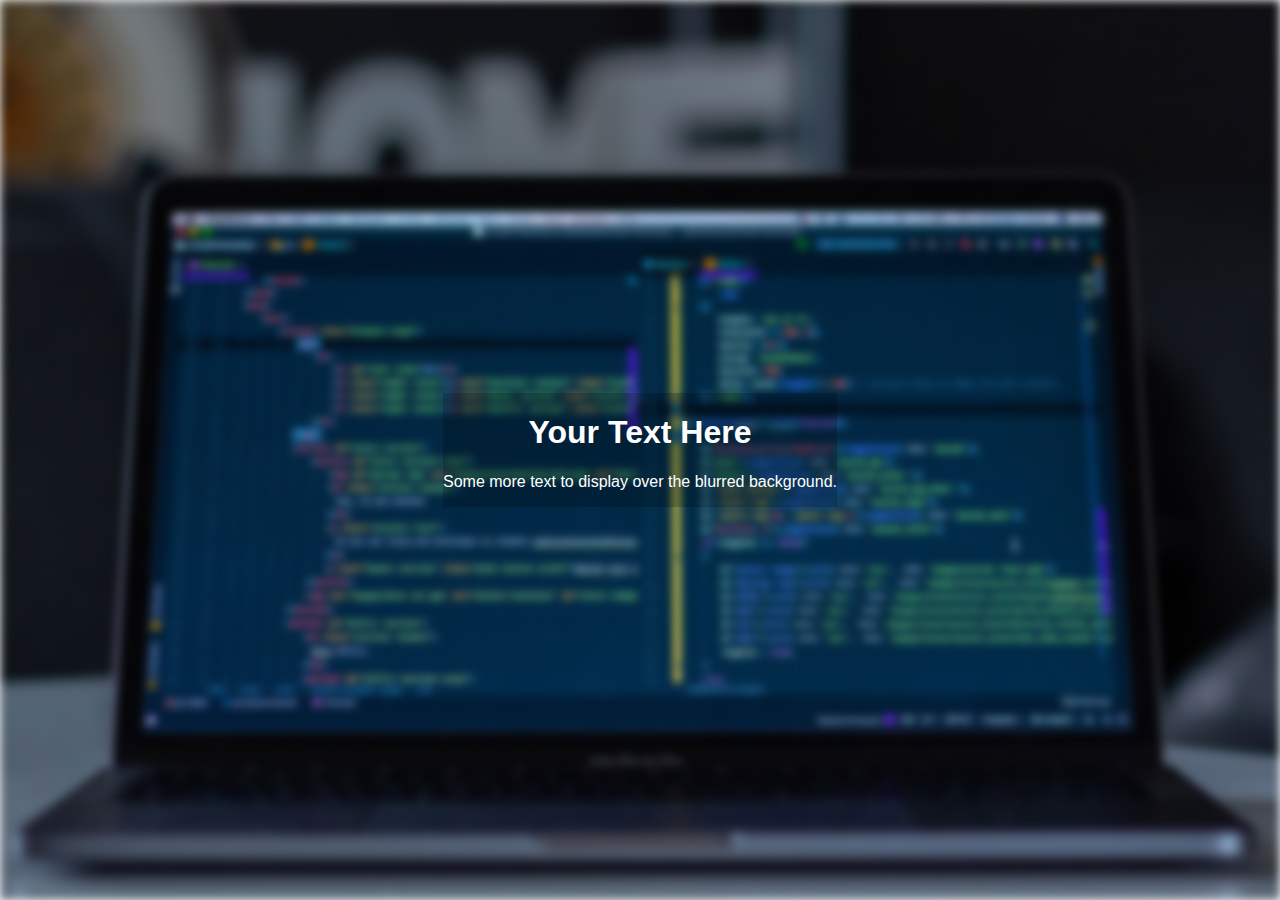
<file: blur bckgrd img/index.html>
<!DOCTYPE html>
<html lang="en">
<head>
    <meta charset="UTF-8">
    <meta name="viewport" content="width=device-width, initial-scale=1.0">
    <title>Blurred Background</title>
    <link rel="stylesheet" href="index.css">
</head>
<body>
    <div class="background">
        
    </div>

    <div class="content">
        <h1>Your Text Here</h1>
        <p>Some more text to display over the blurred background.</p>
    </div>
</body>
</html>
</file>
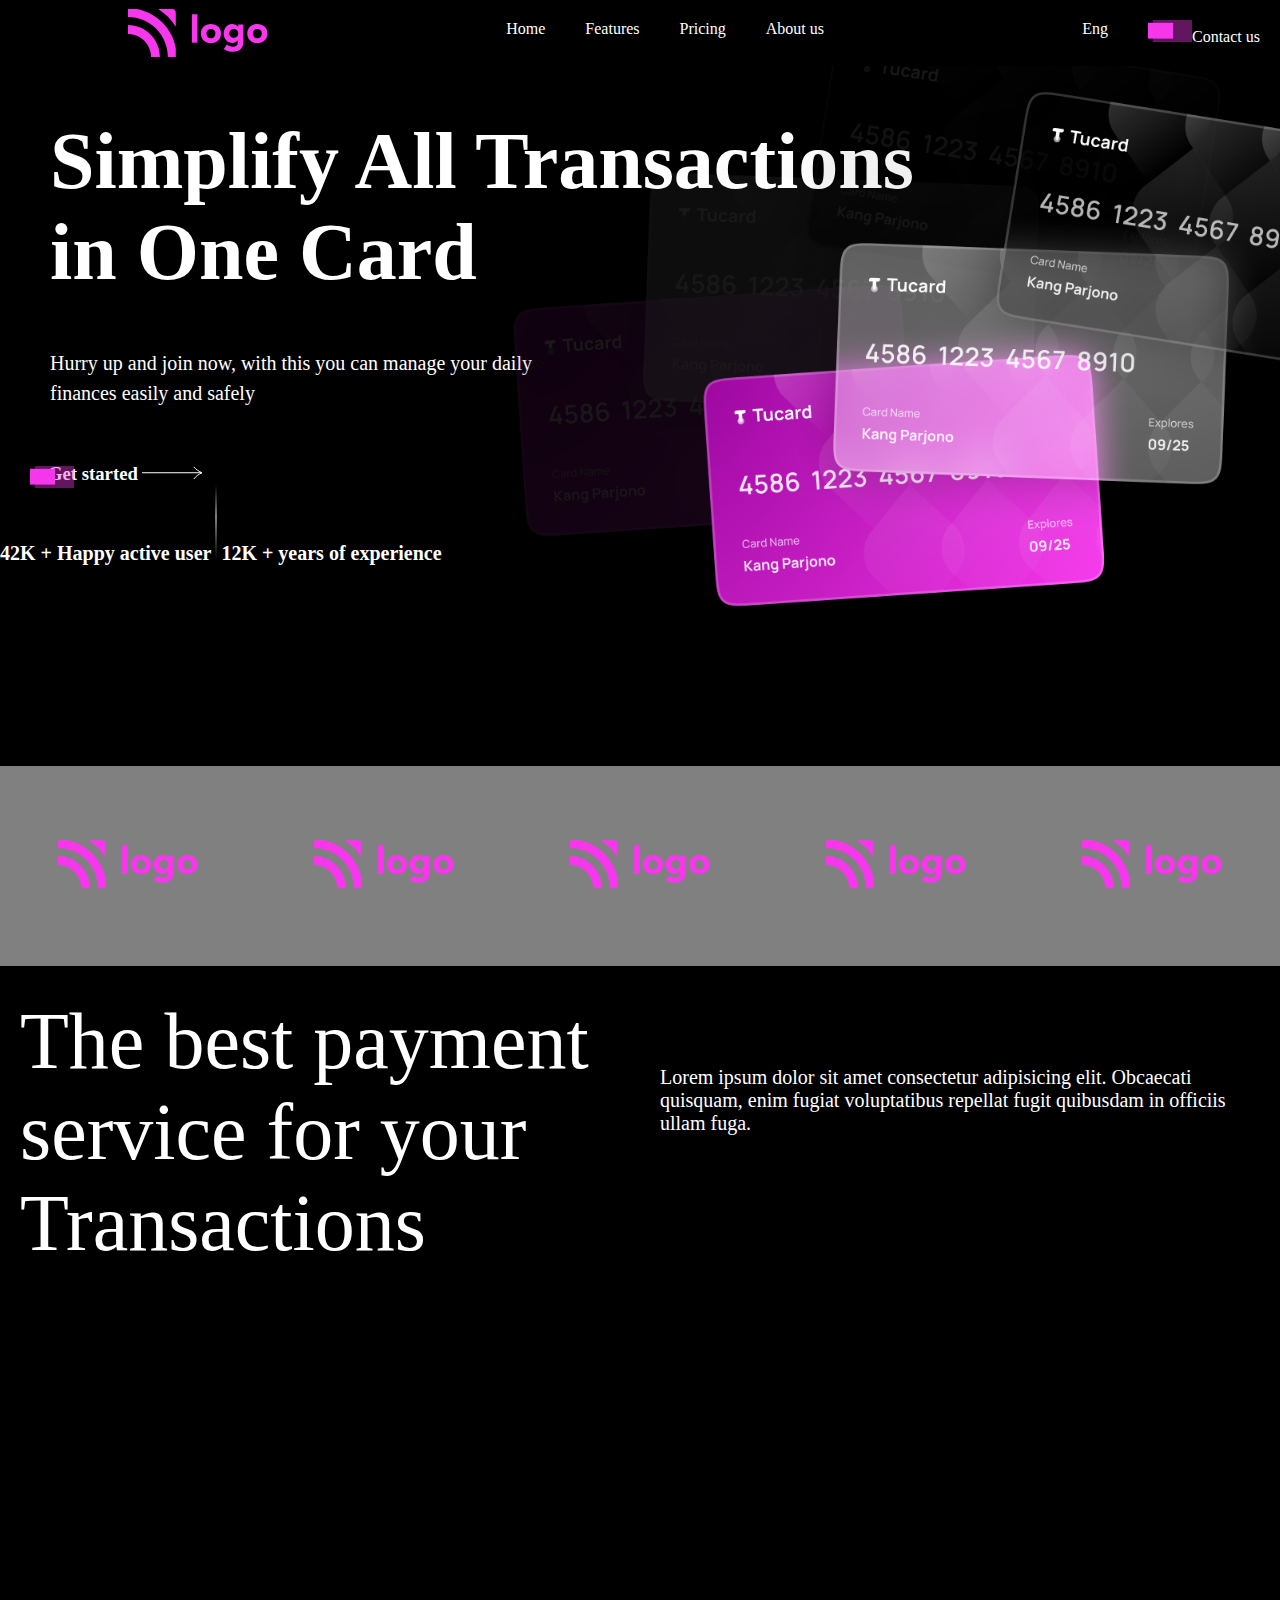
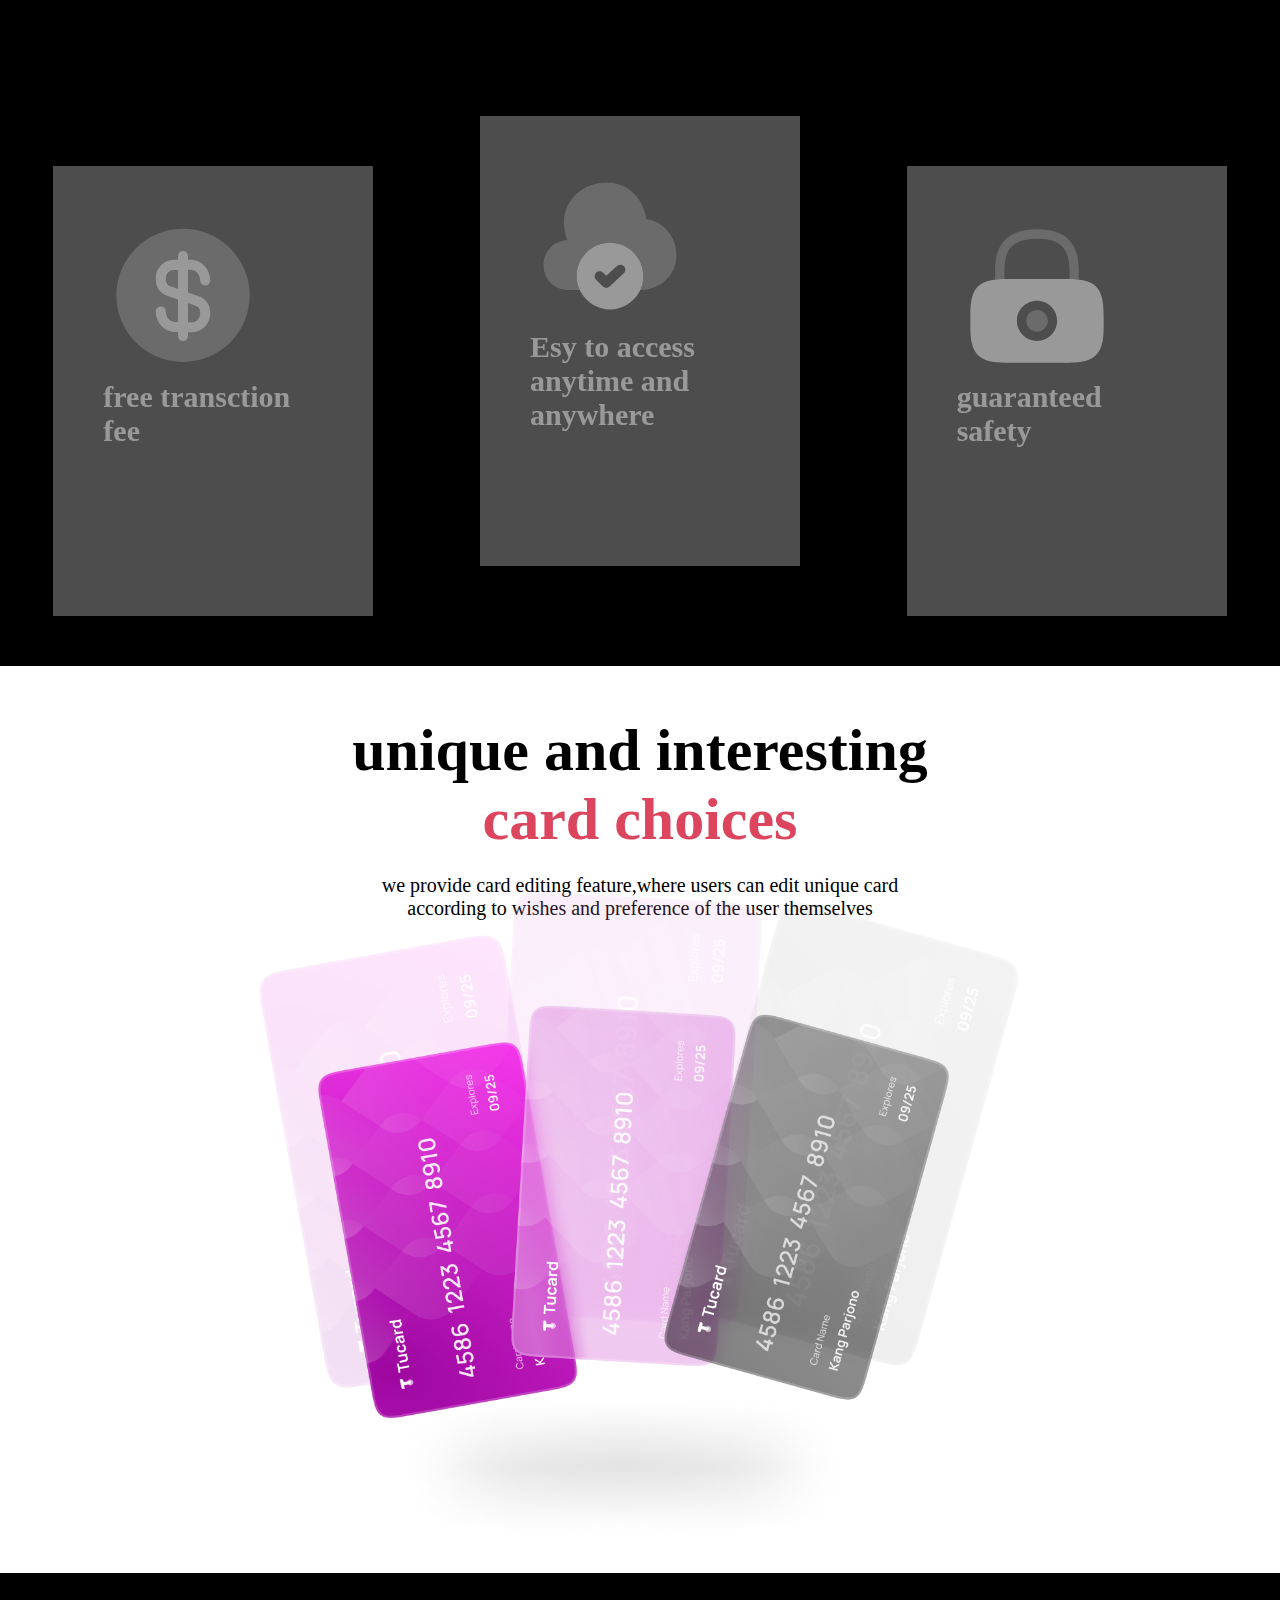
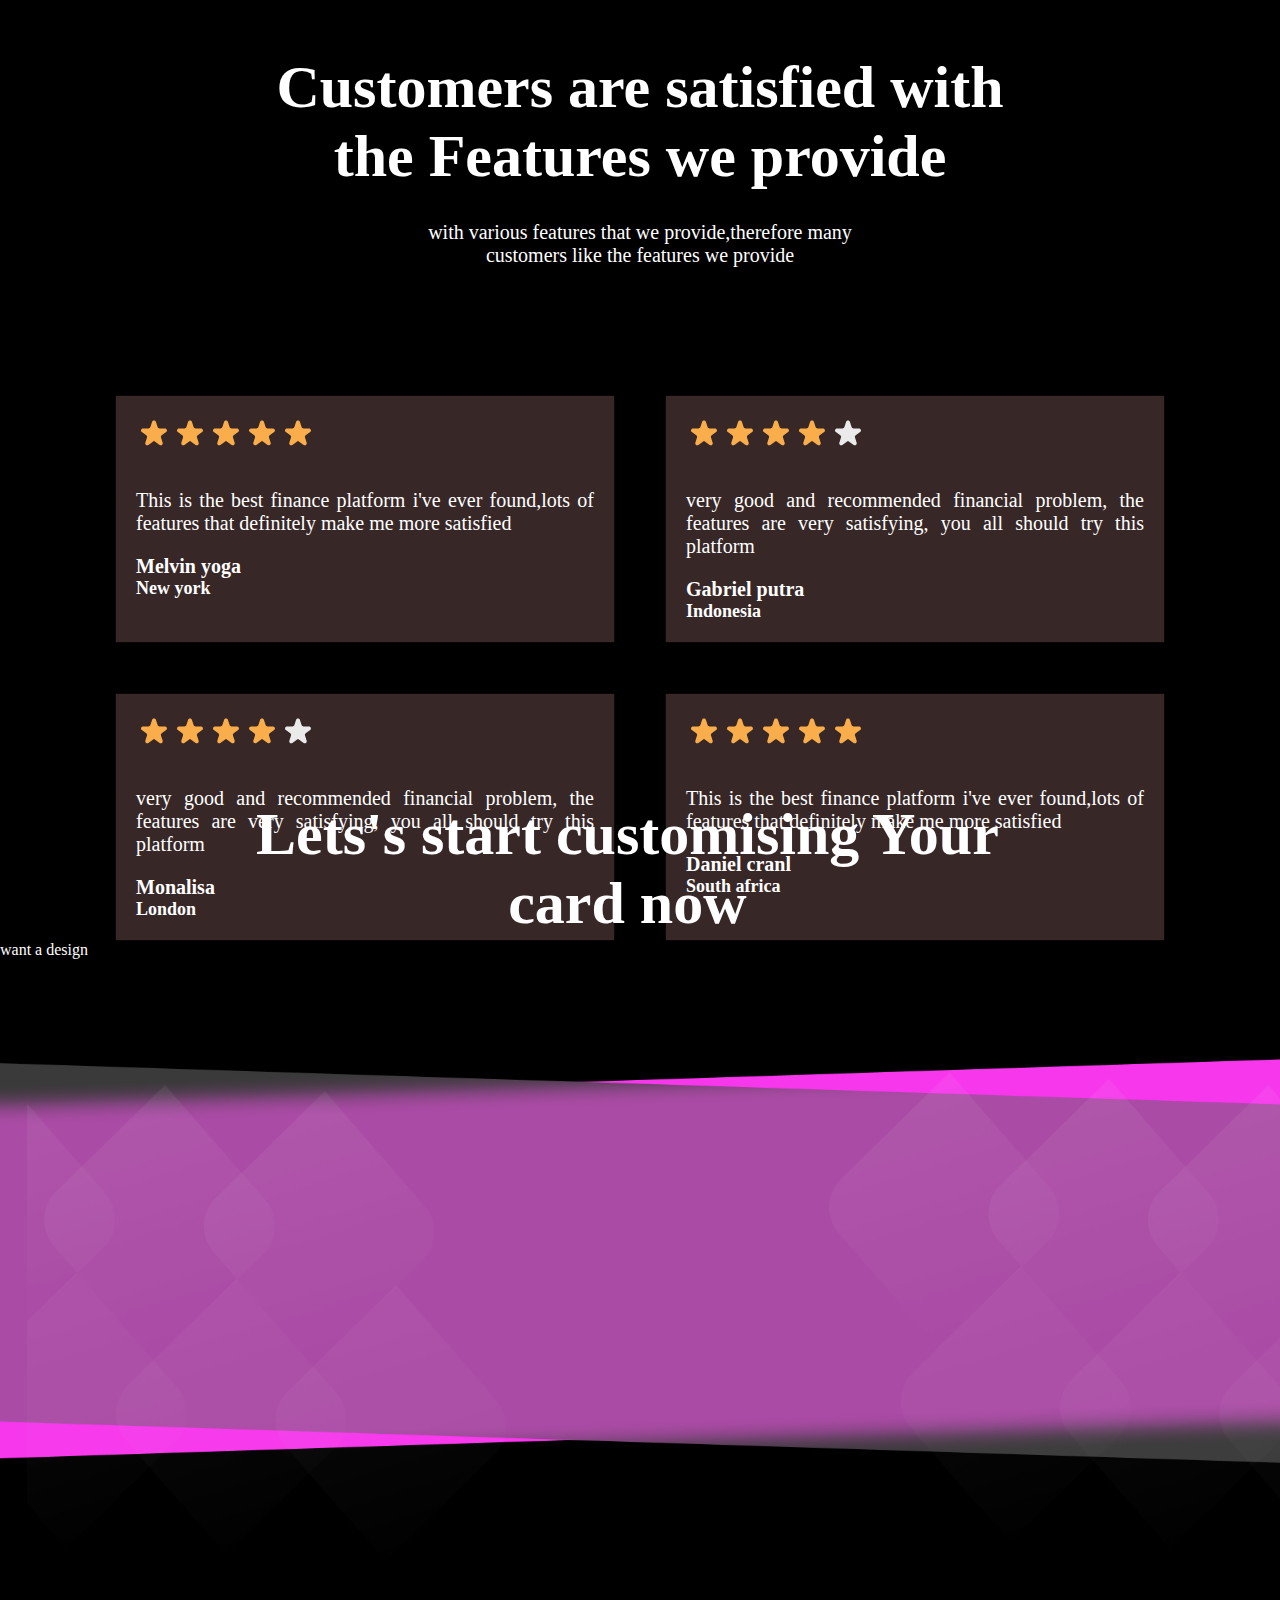
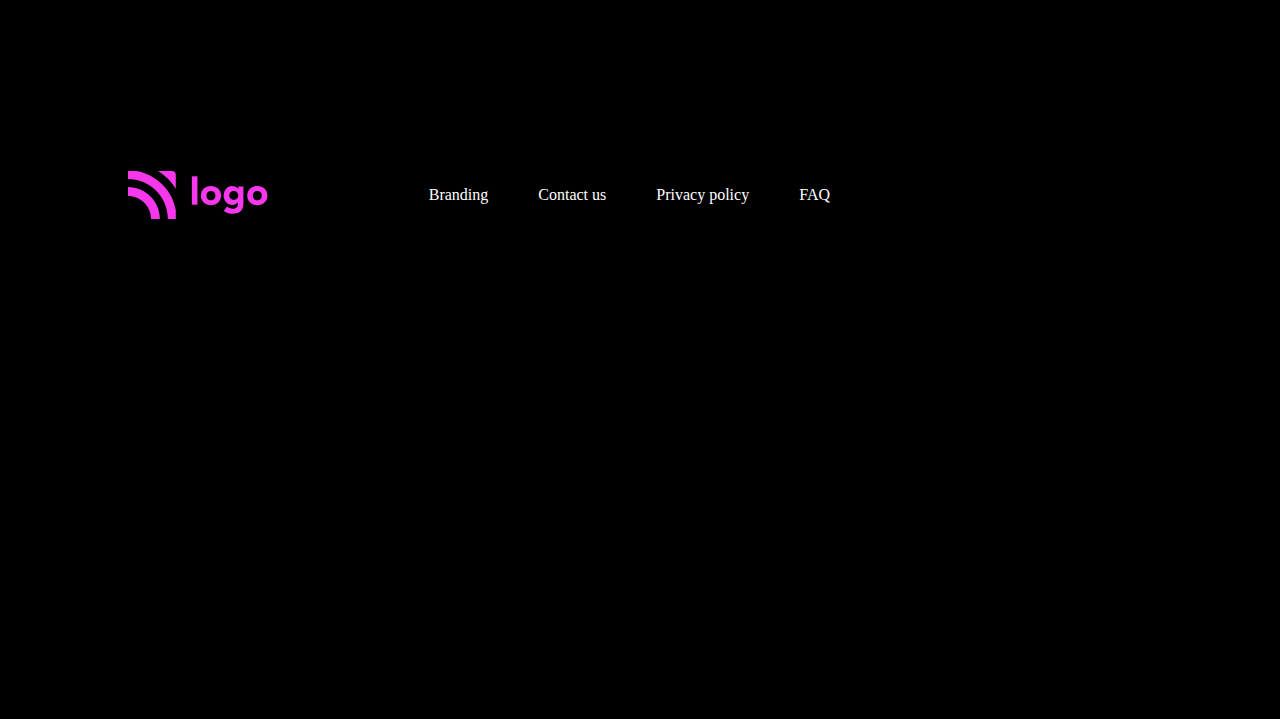
<file: credit card landing page/index.html>
<!DOCTYPE html>
<html lang="en">
<head>
    <meta charset="UTF-8">
    <meta http-equiv="X-UA-Compatible" content="IE=edge">
    <meta name="viewport" content="width=device-width, initial-scale=1.0">
    <link rel="stylesheet" href="style.css">
    <title>Document</title>
</head>
<body>
    <div class="main">
        <div class="upper">
             <nav>
                <img  class="logo" src="Assets/Icons/Logo.svg" alt="">
                <ul class="midlist">
                    <li>Home</li>
                    <li>Features</li>
                    <li>Pricing</li>
                    <li>About us</li>
                </ul>

                 <ul class="lastlist">
                    <li>Eng </li>
                    <li><img  src="Assets/Icons/btn-pink-bg.svg" alt="">Contact us</li>
                 </ul>
             </nav>

             <div class="start_content">
                <h1>Simplify All Transactions <br> in One Card </h1>
                <p style="text-align: start;">Hurry up and join now, with this you can manage your daily <br> finances easily and safely</p>
                <img class="black" src="Assets/Photos/backCards.png" alt="">
                <img class="front" src="Assets/Photos/frontCards.png" alt="">
                
                 
                 <div class="getstart">
                    <img  class="img"src="Assets/Icons/btn-pink-bg.svg" alt="">
                     <h3 style="display: inline ;z-index: 1;">Get started</h3>
                    <img src="Assets/Icons/RightArrow.svg" alt="">
                 </div>

                 <div class="number">
                    <div>42K + Happy active user</div>
                    <img src="Assets/Icons/Vector 402.svg" alt="">
                    <div> 12K + years of experience</div>
                 </div>
                 
             </div>

             <div class="gray">
               <ul>
                <li><img src="Assets/Icons/Logo.svg"  > </li>
                <li><img src="Assets/Icons/Logo.svg"  ></li>
                <li><img src="Assets/Icons/Logo.svg"  ></li>
                <li><img src="Assets/Icons/Logo.svg"  ></li>
                <li><img src="Assets/Icons/Logo.svg"  ></li>
               </ul>
             </div>

             <div class="payment">
                 <div class="right">The best payment service for your Transactions</div>
                 <div class="left">Lorem ipsum dolor sit amet consectetur adipisicing elit. Obcaecati quisquam, enim fugiat voluptatibus repellat fugit quibusdam in officiis ullam fuga.</div>
             </div>

             <div class="box">
                <div> 
                    <img src="Assets/Icons/dollar-circle.svg" alt="" srcset="">
                    <h3>free transction fee</h3>
                </div>
                <div class="up">
                    <img src="Assets/Icons/cloud-add.svg" alt="" srcset="">
                    <h3>Esy to access anytime and anywhere</h3>
                </div>
                <div>
                    <img src="Assets/Icons/lock.svg" alt="" srcset="">
                    <h3>guaranteed safety</h3>
                </div>
             </div>

             <div class="whitepart">
                <h1>unique and interesting</h1>
                <h1 style="color:rgb(220, 69, 94);">card choices</h1>
                <p>we provide card editing feature,where users can edit unique card <br> according to wishes and preference of the user themselves</p>
                <img class="vcard" src="Assets/Photos/VCards.png" alt="">
             </div>

             <div class="customers">
                <h1 style="margin-top: 80px;">Customers are satisfied with </h1>
                <h1>the Features we provide</h1>
                <p>with various features that we provide,therefore many <br> customers like the features we provide</p>

                <div class="gridcontainer">
                    <div class="griditem">
                        <img src="Assets/Icons/5stars.svg" alt="">
                        <p style="text-align: justify; ">This is the best finance platform i've ever found,lots  of features that definitely make me more satisfied</p>
                        <h4 style="margin-top: 20px; font-size: 20px;">Melvin yoga<h4/>
                            <h5 style="font-size:18px ;">New york</h5>
                    </div>
                    <div class="griditem">
                        <img src="Assets/Icons/4stars.svg" alt="">
                        <p style="text-align: justify; ">very good and recommended financial problem, the features are very satisfying, you all should try this platform</p>
                        <h4 style="margin-top: 20px; font-size: 20px;">Gabriel putra<h4/>
                            <h5 style="font-size:18px ;">Indonesia</h5>
                    </div>
                    <div class="griditem">
                        <img src="Assets/Icons/4stars.svg" alt="">
                        <p style="text-align: justify; ">very good and recommended financial problem, the features are very satisfying, you all should try this platform</p>
                        <h4 style="margin-top: 20px; font-size: 20px;">Monalisa<h4/>
                            <h5 style="font-size:18px ;">London</h5>
                    </div>
                    <div class="griditem">
                        <img src="Assets/Icons/5stars.svg" alt="">
                        <p style="text-align: justify; ">This is the best finance platform i've ever found,lots  of features that definitely make me more satisfied</p>
                        <h4 style="margin-top: 20px; font-size: 20px;">Daniel cranl<h4/>
                            <h5 style="font-size:18px ;">South africa</h5>
                    </div>
                </div>

                <div class="design">
                    want a design
                </div>

                
                    <img class="rectangle rectop" src="Assets/Photos/Rectangle 6773.png" alt="">
                    <img class="rectangle recbottom" src="Assets/Photos/Rectangle 6774.png" alt="">
                     <img class='dialeft'src="Assets/Photos/Diamond-left.png" alt="">
                     <img  class='diaright' src="Assets/Photos/Diamond-right.png" alt="">

                     <h1 class="textform" style="color:white;">Lets's start customising Your <br> card now</h1>

                     
                     <nav class="lowerdown">
                        <img  class="logo" src="Assets/Icons/Logo.svg" alt="">
                        <ul >
                            <li>Branding</li>
                            <li>Contact us</li>
                            <li>Privacy policy</li>
                            <li>FAQ</li>
                        </ul>
                     </nav>
             </div>


        </div>  
    </div>
</body>
</html>
</file>
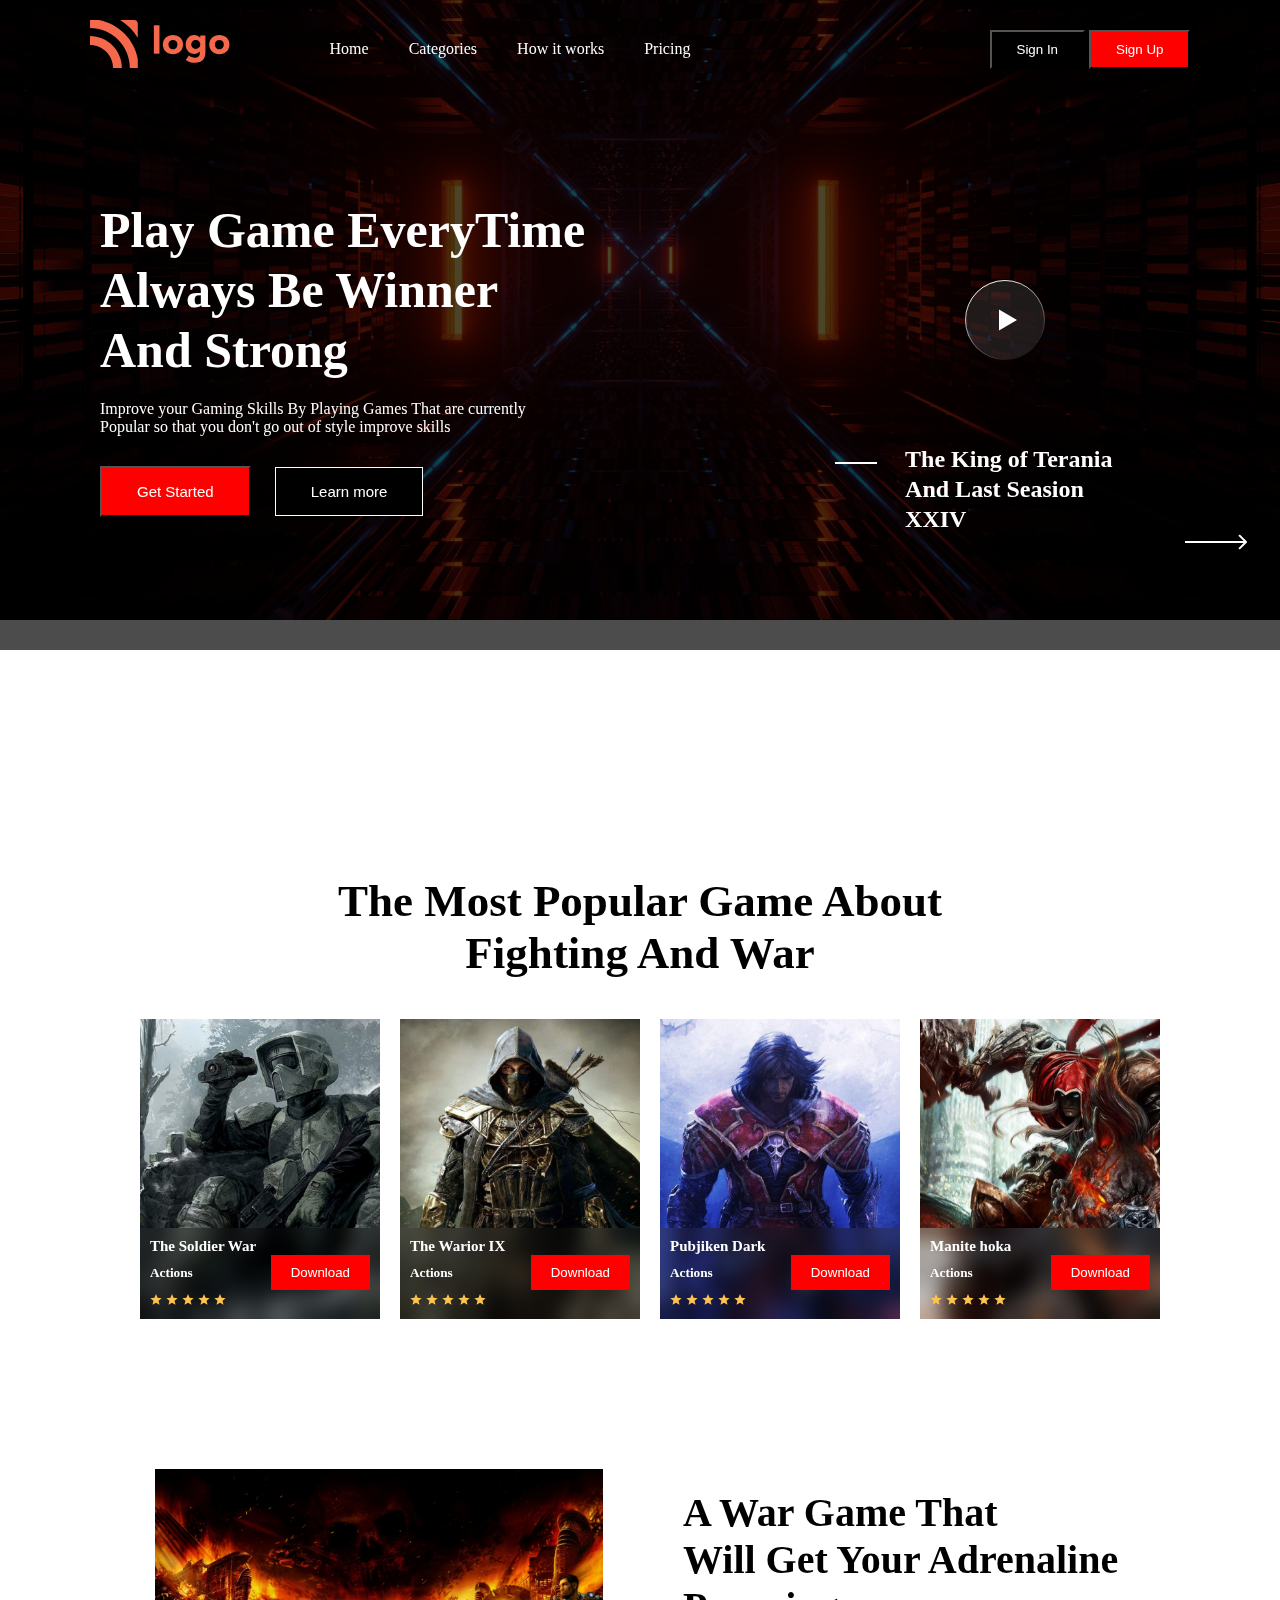
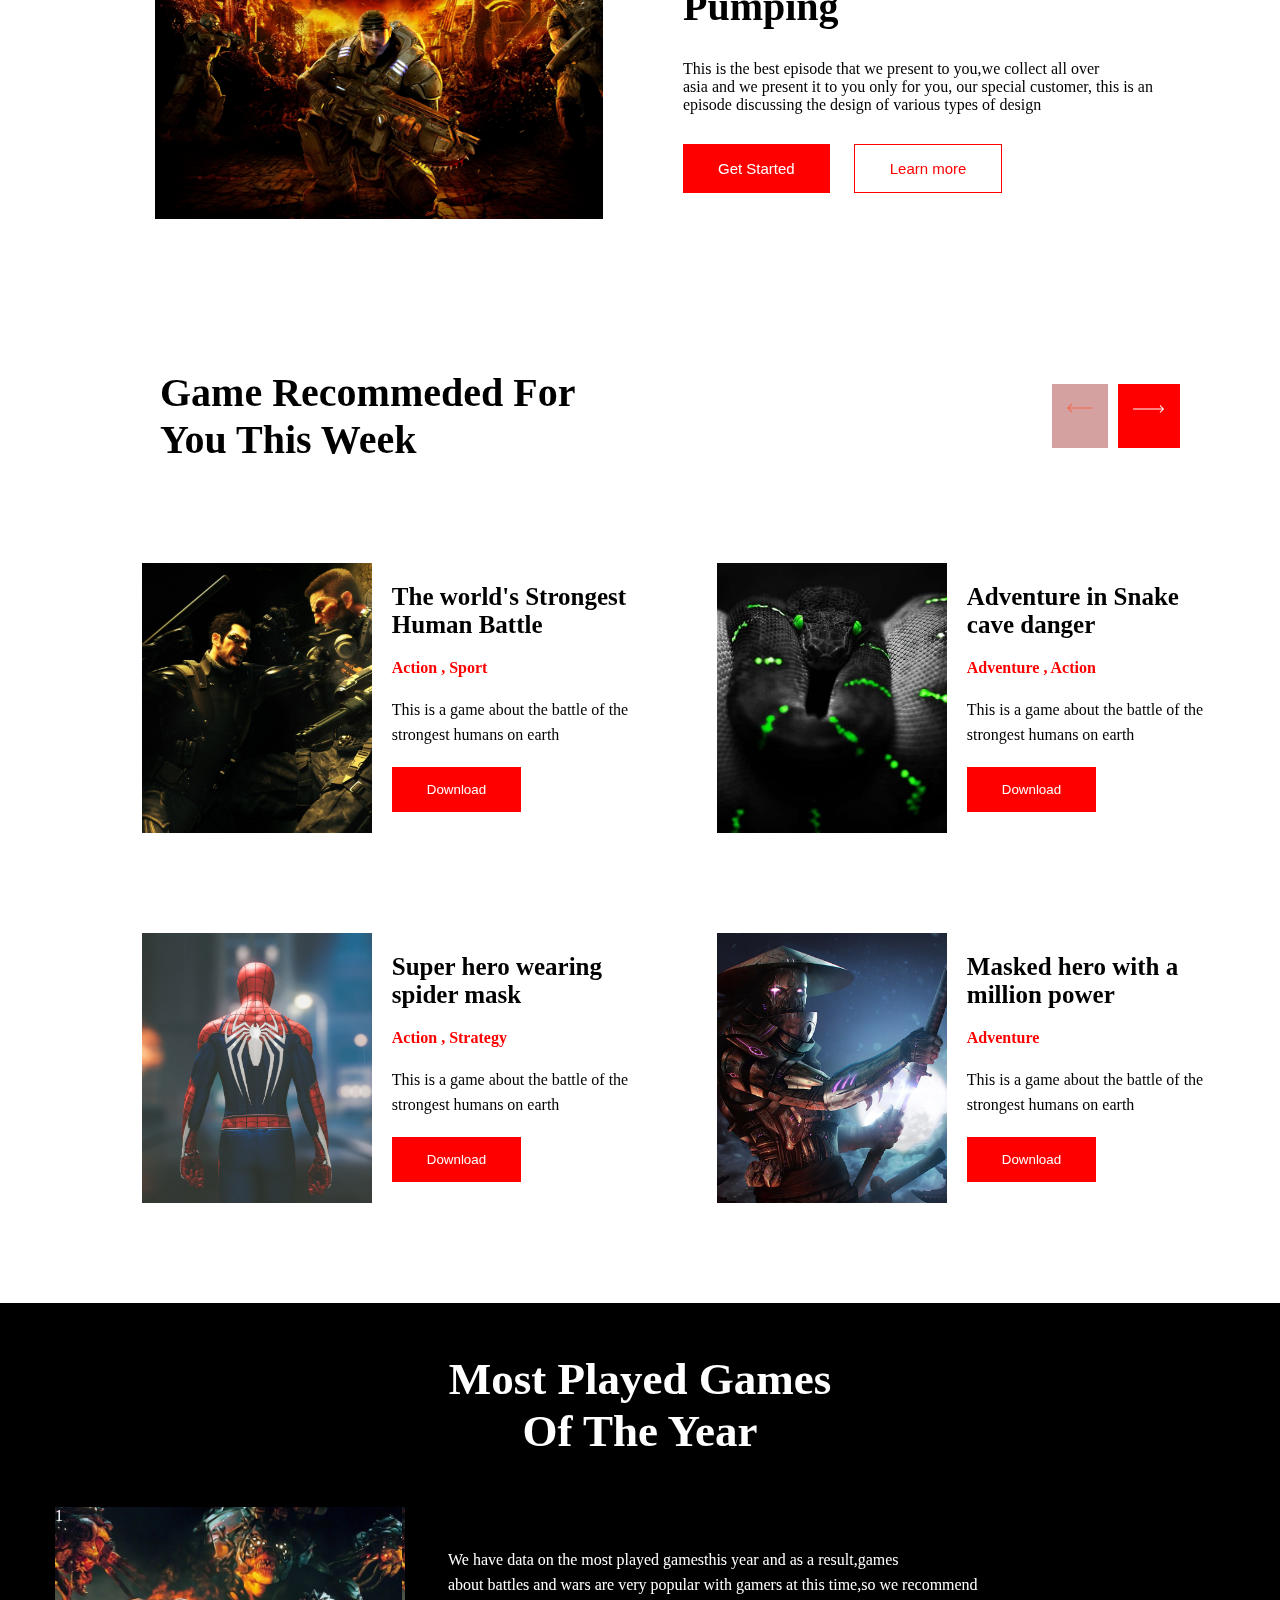
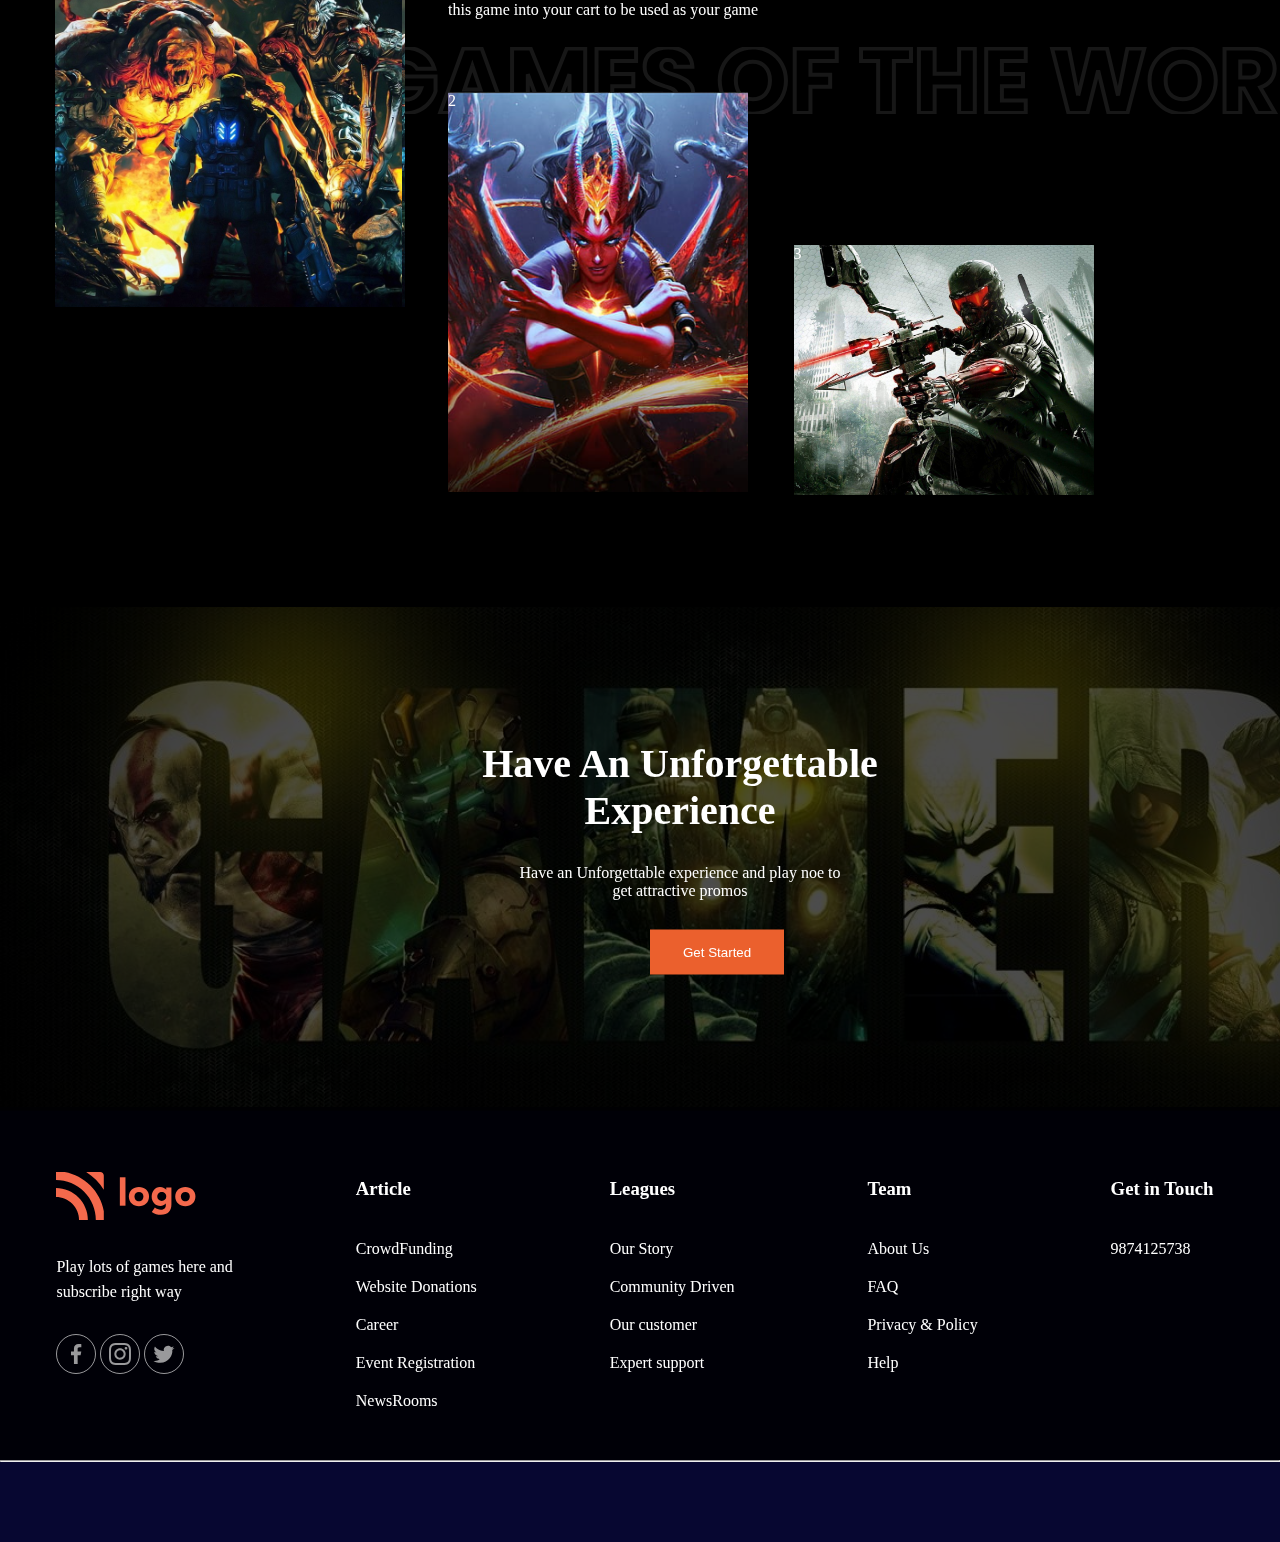
<file: gaming landing page/index.html>
<!DOCTYPE html>
<html lang="en">
<head>
    <meta charset="UTF-8">
    <meta http-equiv="X-UA-Compatible" content="IE=edge">
    <meta name="viewport" content="width=device-width, initial-scale=1.0">
    <link rel="stylesheet" href="style.css">
    <title>Document</title>
</head>
<body>
    <main>
        <section >
            <div class="headerimage">
                <div class="blure">
                    
                </div>
                <div class="headertext">
                    <div class="top">
                        <div class="right">
                            <div class="logo">
                                <img src="Assets/Icons/Logo.svg" alt="">
                            </div>
                            <div class="navlink">
                               <ul>
                                <li>Home</li>
                                <li>Categories</li>
                                <li>How it works</li>
                                <li>Pricing</li>
                               </ul>
                            </div>
                        </div>
                        <div class="left">
                            <button style="background-color: black;">Sign In</button>
                            <button style="background-color: red;">Sign Up</button>
                        </div>
                    </div>
                    <div class="bottom">
                        <div style="color: white;" class="leftbottom">
                            <h1 style="font-size: 50px; line-height: 60px;">Play Game EveryTime <br> Always Be Winner <br>And Strong</h1>
                            <p style="margin-top: 20px; margin-bottom: 30px;">Improve your Gaming Skills By Playing Games That are currently <br>Popular so that you don't go out of style improve skills</p>
                            <button style="padding: 15px 35px; background-color: red; color: white; font-size: 15px;">Get Started</button>
                            <button style="padding: 15px 35px; background-color: black;color: white; border: 1px solid white;margin-left: 20px; font-size: 15px;">Learn more</button>
                        </div>
                        <div class="rightbottom">
                            <img style="margin: 80px;" src="Assets/Icons/playButton.svg" alt=""> <br>
                            <img style="position: absolute;left: 50px; bottom: 70px;" src="Assets/Icons/dash.svg" alt="">
                            
                            <h2 style="color: white; margin-left: 20px; line-height: 30px;">The King of Terania <br> And Last Seasion <br> XXIV</h2>
                            <img style="position: absolute; left: 400px;" src="Assets/Icons/rightArrow.svg" alt="">
                        </div>
                    </div>
                    
                </div>
            </div>
            
            <h1 style="text-align: center; font-size: 45px;">The Most Popular Game About <br> Fighting And War</h1>
            <div class="imagecontainer">
                <div class="big1 big">
                    <div class="blur">

                    </div>
                    <div class="imageinfo">
                        <h3 style="font-size: 15px;">The Soldier War</h3>
                        <button >Download</button>
                        <h5 >Actions</h5>
                        <div class="star">
                            <img src="Assets/Icons/Star 1.svg" alt="">
                            <img src="Assets/Icons/Star 1.svg" alt="">
                            <img src="Assets/Icons/Star 1.svg" alt="">
                            <img src="Assets/Icons/Star 1.svg" alt="">
                            <img src="Assets/Icons/Star 1.svg" alt="">
                        </div>
                    </div>
                </div>
                <div class="big2 big">
                    <div class="imageinfo">
                        <h3 style="font-size: 15px;">The Warior IX</h3>
                        <button >Download</button>
                        <h5 >Actions</h5>
                        <div class="star">
                            <img src="Assets/Icons/Star 1.svg" alt="">
                            <img src="Assets/Icons/Star 1.svg" alt="">
                            <img src="Assets/Icons/Star 1.svg" alt="">
                            <img src="Assets/Icons/Star 1.svg" alt="">
                            <img src="Assets/Icons/Star 1.svg" alt="">
                        </div>
                    </div>
                </div>
                <div class="big3 big">
                    <div class="imageinfo">
                        <h3 style="font-size: 15px;">Pubjiken Dark</h3>
                        <button >Download</button>
                        <h5 >Actions</h5>
                        <div class="star">
                            <img src="Assets/Icons/Star 1.svg" alt="">
                            <img src="Assets/Icons/Star 1.svg" alt="">
                            <img src="Assets/Icons/Star 1.svg" alt="">
                            <img src="Assets/Icons/Star 1.svg" alt="">
                            <img src="Assets/Icons/Star 1.svg" alt="">
                        </div>
                    </div>
                </div>
                <div class="big4 big">
                    <div class="imageinfo">
                        <h3 style="font-size: 15px;">Manite hoka</h3>
                        <button >Download</button>
                        <h5 >Actions</h5>
                        <div class="star">
                            <img src="Assets/Icons/Star 1.svg" alt="">
                            <img src="Assets/Icons/Star 1.svg" alt="">
                            <img src="Assets/Icons/Star 1.svg" alt="">
                            <img src="Assets/Icons/Star 1.svg" alt="">
                            <img src="Assets/Icons/Star 1.svg" alt="">
                        </div>
                    </div>
                </div>
            </div>
            <div class="imagetext">
                <div class="leftimage">1</div>
                <div class="righttext">
                    <h1 style=" font-size: 40px;">A War Game That <br> Will Get Your Adrenaline <br>Pumping</h1>
                    <p style="margin: 30px 0;">This is the best episode that we present to you,we collect all over <br> asia and we present it to you only for you, our special customer, this is an <br> episode discussing the design of various types of design</p>
                    <button style="padding: 16px 35px; background-color: red; color: white; font-size: 15px; border: none;">Get Started</button>
                    <button style="padding: 15px 35px; background-color: white;color:red; border: 1px solid red;margin-left: 20px; font-size: 15px;">Learn more</button>
                </div>
            </div>

            <div class="recommend">
                <div style="margin-left: 160px;" class="leftside">
                    <h1 style=" font-size: 40px;">Game Recommeded For <br> You This Week</h1>
                </div>
                <div class="rightside ">
                    <div style=" padding-left: 30px; background-color: rgb(213, 160, 160); " class="block">
                        <img style=" position: relative; left: -15px; top: 15px;" src="Assets/Icons/leftArrow.svg" alt="">
                     </div >
                     <div  style=" background-color: red;" class="block ">
                         <img  style="width: 50%; position: relative; top: 15px; left: 15px;" src="Assets/Icons/rightArrow.svg" alt="">
                     </div>
                </div>
            </div>
            
            <div class="four">
                <div  style="padding-left: 130px;" class="majordiv">
                    <div class="imgl"></div>
                    <div class="textr">
                        <h3 style="font-size: 25px; margin: 20px 0;"> The world's Strongest <br> Human Battle</h3>
                        <h4 style="color: red; margin: 20px 0;" >Action , Sport</h4>
                        <p style="line-height: 25px; margin: 20px 0;">This is a game about the battle of the<br>strongest humans on earth </p>
                        <button style="padding: 15px 35px; background-color: red; color: white; border: none;">Download</button>
                    </div>
                </div>
                <div  class="majordiv">
                    <div class="img2"></div>
                    <div class="textr">
                        <h3 style="font-size: 25px; margin: 20px 0;">Adventure in Snake <br> cave danger</h3>
                        <h4 style="color: red; margin: 20px 0;" >Adventure , Action</h4>
                        <p style="line-height: 25px; margin: 20px 0;">This is a game about the battle of the<br>strongest humans on earth </p>
                        <button style="padding: 15px 35px; background-color: red; color: white; border: none;">Download</button>
                    </div>
                </div>
                <div style="padding-left: 130px;" class="majordiv">
                    <div class="img3"></div>
                    <div class="textr">
                        <h3 style="font-size: 25px; margin: 20px 0;"> Super hero wearing <br> spider mask</h3>
                        <h4 style="color: red; margin: 20px 0;" >Action , Strategy</h4>
                        <p style="line-height: 25px; margin: 20px 0;">This is a game about the battle of the<br>strongest humans on earth </p>
                        <button style="padding: 15px 35px; background-color: red; color: white; border: none;">Download</button>
                    </div>
                </div>
                <div  class="majordiv">
                    <div class="img4"></div>
                    <div class="textr">
                        <h3 style="font-size: 25px; margin: 20px 0;"> Masked hero with a <br> million power</h3>
                        <h4 style="color: red; margin: 20px 0;" >Adventure</h4>
                        <p style="line-height: 25px; margin: 20px 0;">This is a game about the battle of the<br>strongest humans on earth </p>
                        <button style="padding: 15px 35px; background-color: red; color: white; border: none;">Download</button>
                    </div>
                </div>
            </div>
        </section>

        <section  style="background-color: black; color: white;">
           <h1 style="font-size: 45px; text-align: center; margin-top: 50px; ">Most Played Games <br> Of The Year</h1>
           <div class="floating">
            <div class="lorem" style="line-height:25px;"> <p>We have data on the most played gamesthis year and as a result,games <br> about battles and wars are very popular with gamers at this time,so we recommend <br>this game into your cart to be used as your game</p></div>
            <div class="invisible ab">
                <img src="Assets/Icons/GAMES OF THE WORLD.svg" alt="">
            </div>
            <div class="lefty ab">1</div>
            <div class="middle ab">2</div>
            <div class="righty ab">3</div>
           </div>

           <div class="longimg">
                <div class="hori">
                    <div class="texthori">
                        <h1 style="font-size: 40px;text-align: center;margin-left: 80px;">Have An Unforgettable <br>Experience</h1>
                        <p style="text-align: center; margin: 30px 0;margin-left: 80px;">Have an Unforgettable experience and play noe to <br>get attractive promos</p>
                        <button style="padding: 15px 33px; background-color: rgb(235, 96, 45); color:white; border: none; ">Get Started</button>
                    </div>
                </div>
           </div>
           <div class="secbottom">
            <div class="logobtm">
                <img style="margin: 10px 0;" src="Assets/Icons/Logo.svg" alt="">
                <p style="margin: 20px 0; line-height: 25px;">Play lots of games here and <br> subscribe right way</p>
                <img style="margin: 10px 0;" src="Assets/Icons/facebook.svg" alt="">
                <img style="margin: 10px 0;" src="Assets/Icons/instagram.svg" alt="">
                <img style="margin: 10px 0;" src="Assets/Icons/twitter.svg" alt="">
            </div>
            <div>
                <h3>Article</h3>
                <ul>
                    <li>CrowdFunding</li>
                    <li>Website Donations</li>
                    <li>Career</li>
                    <li>Event Registration</li>
                    <li>NewsRooms</li>
                </ul>
            </div>
            <div>
                <h3>Leagues</h3>
                <ul>
                    <li>Our Story</li>
                    <li>Community Driven</li>
                    <li>Our customer</li>
                    <li>Expert support</li>
                </ul>
            </div>
            <div>
                <h3>Team</h3>
                <ul>
                    <li>About Us</li>
                    <li>FAQ</li>
                    <li>Privacy & Policy</li>
                    <li>Help</li>
                </ul>
            </div>
            <div>
                <h3>Get in Touch</h3>
                <ul>
                    <li>9874125738</li>
                    
                </ul>
            </div>
           
           </div>
           <hr style="color: rgb(105, 94, 94);">
           <div class="khatam" style="height: 80px; background-color:rgb(7, 7, 49);" >
            
           </div>
        </section>
    </main>
</body>
</html>
</file>
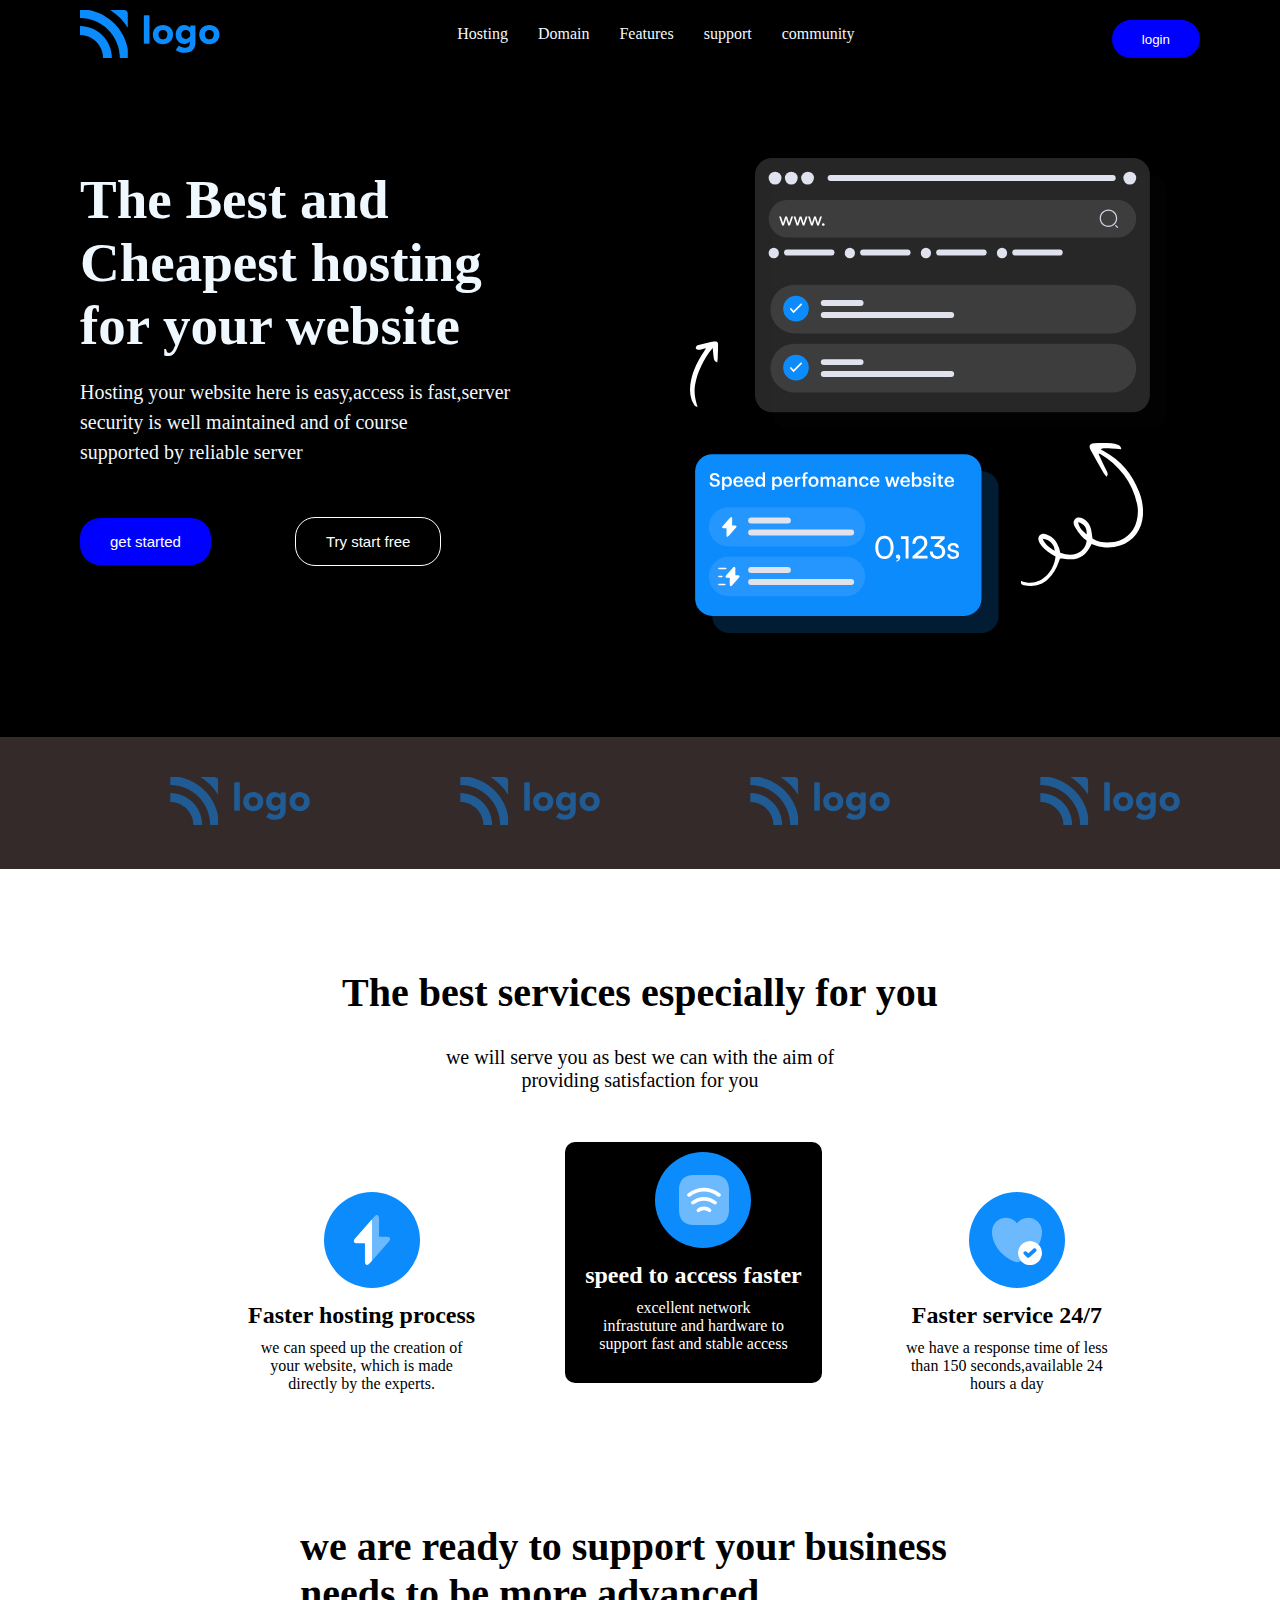
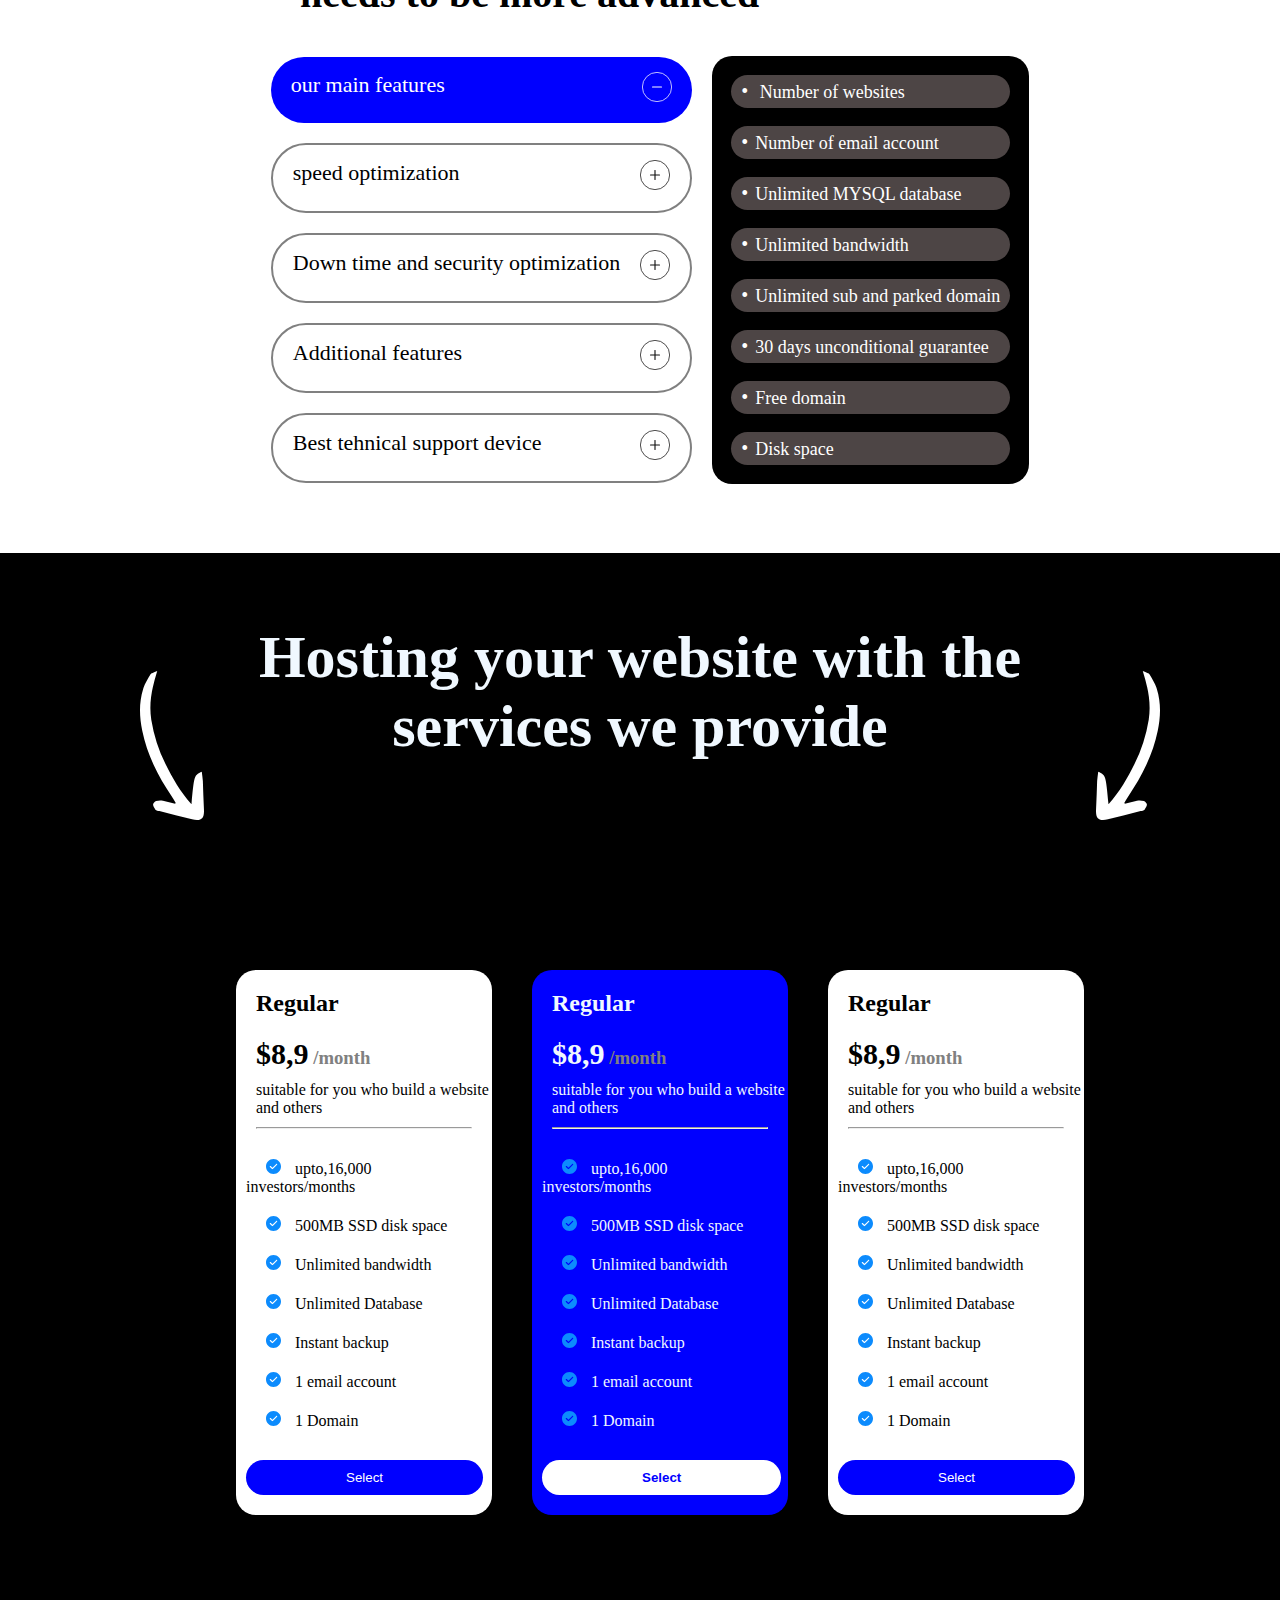
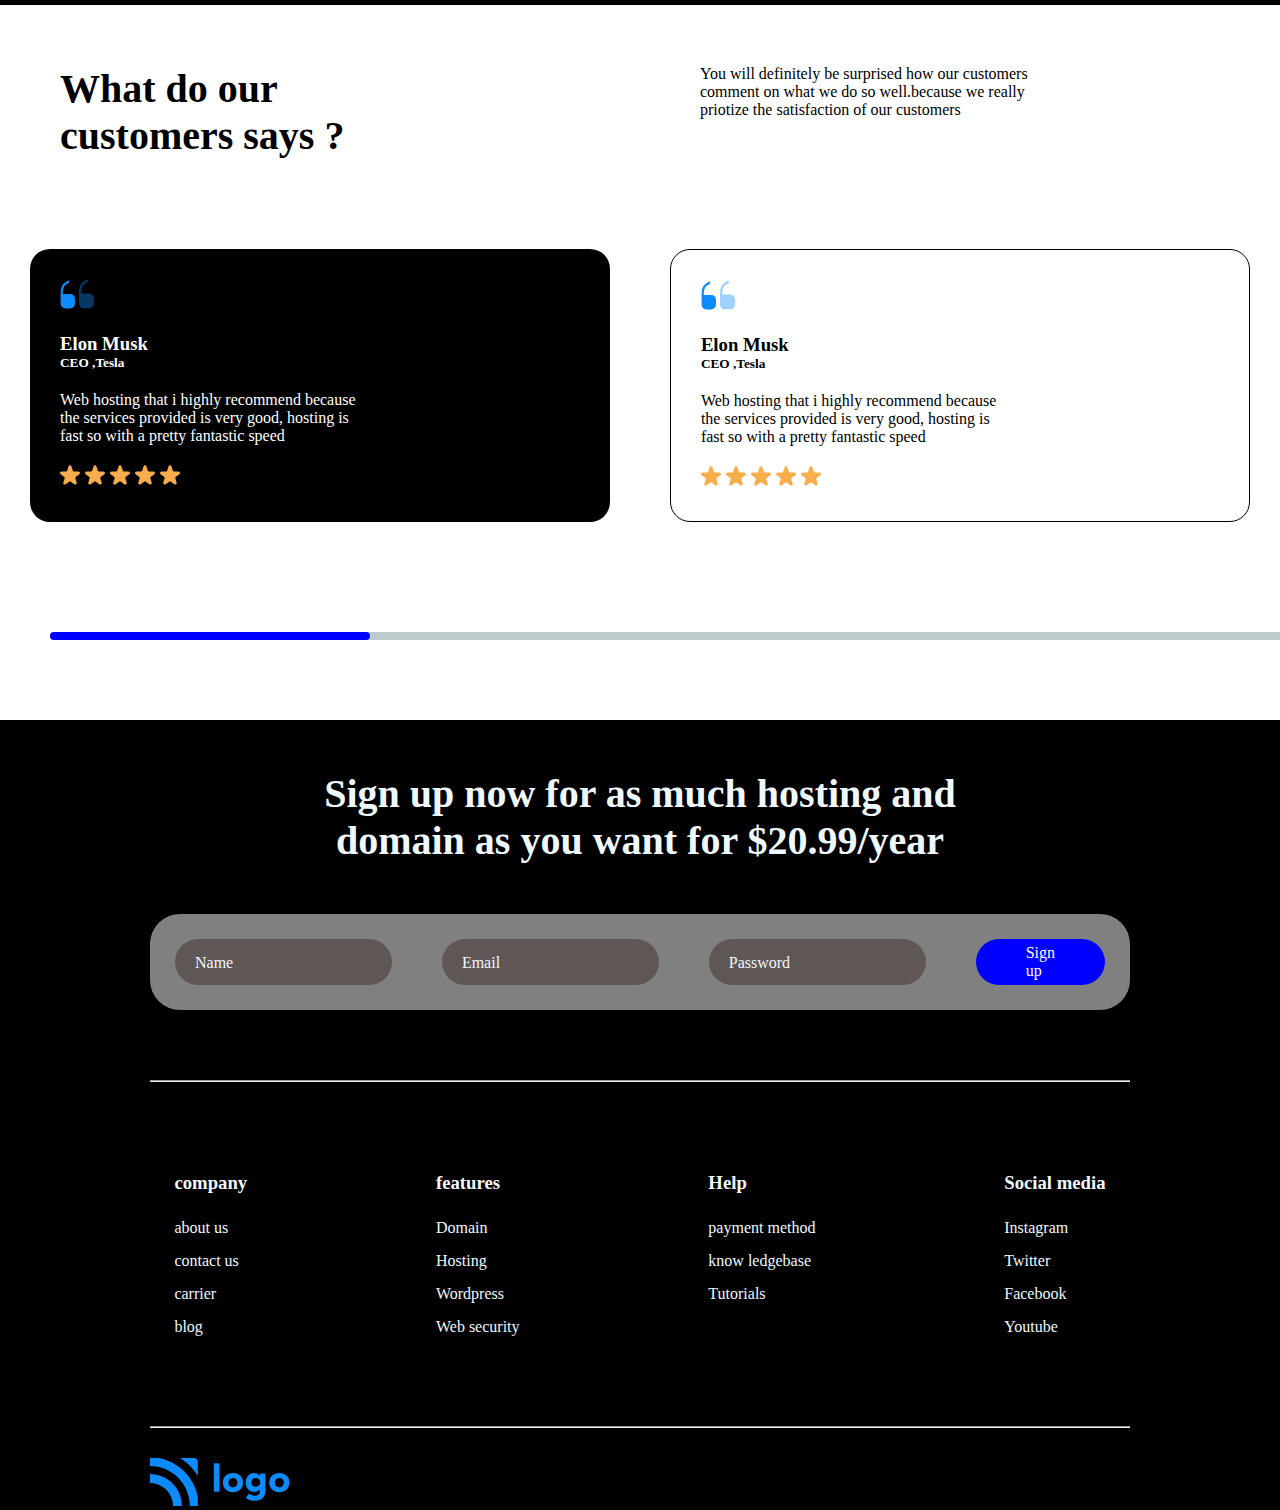
<file: hosting site/index.html>
<!DOCTYPE html>
<html lang="en">
<head>
    <meta charset="UTF-8">
    <meta http-equiv="X-UA-Compatible" content="IE=edge">
    <meta name="viewport" content="width=device-width, initial-scale=1.0">
    <link rel="stylesheet" href="style.css">
    <title>Document</title>
</head>
<body>
    <main>
        <section>
              <nav>
                    <img style="margin-left: 80px;" src="assets/Logo.svg" alt="" srcset="">
                    
                    <ul>
                        <li>Hosting</li>
                        <li>Domain</li>
                        <li>Features</li>
                        <li>support</li>
                        <li>community</li>
                    </ul>
                    
                    <button>login</button>
              </nav>

              <div class="content">
                <div class="left">
                    <h1>The Best and Cheapest hosting for your website</h1>
                    <p>Hosting your website here is easy,access is fast,server <br>  security is well maintained and of course <br> supported by reliable server</p>
                    <button class="leftbtn">get started</button>
                    <button class="rightbtn" style="border: 1px solid white;">Try start free</button>
                </div>
                <div class="right">
                    <img src="assets/Illustrations/Group 238502.svg" alt="" srcset="">
                </div>
              </div>
              <div class="logobar" style="background-color: rgb(52, 42, 42);">
                <ul>
                    <li> 
                       <img src="assets/Logo-light.svg">
                    </li>
                    <li><img src="assets/Logo-light.svg"></li>
                    <li><img src="assets/Logo-light.svg"></li>
                    <li><img src="assets/Logo-light.svg"></li>
                </ul>
              </div>
        </section>
        <section style="margin-bottom: 50px;">
                <h1 style="text-align: center; font-size: 40px; margin-top: 100px;">The best services especially for you</h1>
                <p style="text-align: center;font-size: 20px;margin-top: 30px; margin-bottom: 90px;">we will serve you as best we can with the aim of <br> providing satisfaction for you</p>
                 <div class="logocontainer">
                    <div class="white">
                        <img src="assets/Icons/fast.svg" alt="">
                        <h2 style="margin: 10px 10px;">Faster hosting process</h2>
                        <p style="margin-bottom: 20px;">we can speed up the creation of <br> your website, which is made <br> directly by the experts.</p>
                    </div>
                    <div class="black">
                        <img src="assets/Icons/signal.svg" alt="">
                        <h2 style="margin: 10px 10px;">speed to access faster</h2>
                        <p style="margin-bottom: 20px;">excellent network <br> infrastuture and hardware to <br> support fast and stable access</p>
                    </div>
                    <div class="white">
                        <img src="assets/Icons/heart.svg" alt="">
                        <h2 style="margin: 10px 10px;">Faster service 24/7</h2>
                        <p style="margin-bottom: 20px;">we have a response time of less <br> than 150 seconds,available 24 <br>hours a day</p>
                    </div>
                 </div>

                 <h1 style="font-size: 40px; margin-left: 300px; margin-top: 100px; margin-bottom: 20px;"> we are ready to support your business <br>
                 needs to be more advanced</h1>
                 <div class="buttoncontainer">
                    <div class="leftbtn">
                        <div style="background-color: blue; color: white; border: none;">our main features <span style="float: right;"><img style="height: 30px;width:30px; " src="assets/Icons/Group 238511.svg" alt="" srcset=""></span></div>
                        <div>speed optimization <span style="float: right;"><img style="height: 30px;width:30px;" src="assets/Icons/Group 238512.svg" alt="" srcset=""></div>
                        <div>Down time and security optimization <span style="float: right;"><img style="height: 30px;width:30px;" src="assets/Icons/Group 238512.svg" alt="" srcset=""></div>
                        <div>Additional features <span style="float: right;"><img style="height: 30px;width:30px;" src="assets/Icons/Group 238512.svg" alt="" srcset=""></div>
                        <div>Best tehnical support device <span style="float: right;"><img style="height: 30px;width:30px;" src="assets/Icons/Group 238512.svg" alt="" srcset=""></div>
                    </div>
                    <div class="rightbtnnew">
                        <div> <li style="list-style: none;" > Number of websites</li></div>
                        <div > <li style="list-style-type: none;">Number of email account</li> </div>
                        <div>  <li style="list-style-type: none;">Unlimited MYSQL database</li></div>
                        <div>  <li style="list-style-type: none;">Unlimited bandwidth</li></div>
                        <div>  <li style="list-style-type: none;">Unlimited sub and parked domain</li></div>
                        <div>  <li style="list-style-type: none;">30 days unconditional guarantee</li></div>
                        <div>  <li style="list-style-type: none;">Free domain</li></div>
                        <div>  <li style="list-style-type: none;">Disk space</li></div>
                    </div>

                 </div>
        </section>
        <section>
                  <h1 style="margin-top: 70px; font-size: 60px;text-align: center;">Hosting your website with the <br> services we provide</h1>
                  <div style="padding: 30px 120px;" class="arrow">
                    <img src="assets/Icons/arrow-left.svg" alt="">
                    <img src="assets/Icons/arrow-right.svg" alt="">
                  </div>
                  
                  <div class="container">
                    <div style="background-color: white; color: black;" class="left">
                        <h2 style="margin: 20px 0 20px 20px;">Regular</h3>
                        <h3 style="margin-left: 20px;"> <span style="font-size: 30px;">$8,9</span> <span style="color: gray;">/month</span></h3>
                        <p style="margin-left: 20px; margin-top: 10px; ">suitable for you who build a website <br> and others</p>
                        <hr style="margin: 10px 20px 20px 20px;">
                        <ul>
                            <li > <img style="width: 15px; " src="assets/Icons/blue-tick.svg"> <span style="margin-left: 10px;"> upto,16,000 investors/months </span> </li>
                            <li > <img style="width: 15px;" src="assets/Icons/blue-tick.svg"> <span style="margin-left: 10px;" >500MB SSD disk space</span>  </li>
                            <li > <img style="width: 15px;" src="assets/Icons/blue-tick.svg">  <span style="margin-left: 10px;">Unlimited bandwidth</span>  </li>
                            <li > <img style="width: 15px;" src="assets/Icons/blue-tick.svg">  <span style="margin-left: 10px;">Unlimited Database</span>  </li>
                            <li > <img style="width: 15px;" src="assets/Icons/blue-tick.svg">  <span style="margin-left: 10px;">Instant backup </span> </li>
                            <li > <img style="width: 15px;" src="assets/Icons/blue-tick.svg">  <span style="margin-left: 10px;">1 email account</span>  </li>
                            <li > <img style="width: 15px;" src="assets/Icons/blue-tick.svg">  <span style="margin-left: 10px;">1 Domain</span>  </li>
                        </ul>
                       
                        <button style="padding: 10px 100px; margin: 20px 0 20px 10px;">Select</button>
                        
                    </div>
                    <div style="background-color: blue;" class="mid">
                        <h2 style="margin: 20px 0 20px 20px;">Regular</h3>
                            <h3 style="margin-left: 20px;"> <span style="font-size: 30px;">$8,9</span> <span style="color: gray;">/month</span></h3>
                            <p style="margin-left: 20px; margin-top: 10px; ">suitable for you who build a website <br> and others</p>
                            <hr style="margin: 10px 20px 20px 20px;">
                            <ul>
                                <li > <img style="width: 15px; " src="assets/Icons/blue-tick.svg"> <span style="margin-left: 10px;"> upto,16,000 investors/months </span> </li>
                                <li > <img style="width: 15px;" src="assets/Icons/blue-tick.svg"> <span style="margin-left: 10px;" >500MB SSD disk space</span>  </li>
                                <li > <img style="width: 15px;" src="assets/Icons/blue-tick.svg">  <span style="margin-left: 10px;">Unlimited bandwidth</span>  </li>
                                <li > <img style="width: 15px;" src="assets/Icons/blue-tick.svg">  <span style="margin-left: 10px;">Unlimited Database</span>  </li>
                                <li > <img style="width: 15px;" src="assets/Icons/blue-tick.svg">  <span style="margin-left: 10px;">Instant backup </span> </li>
                                <li > <img style="width: 15px;" src="assets/Icons/blue-tick.svg">  <span style="margin-left: 10px;">1 email account</span>  </li>
                                <li > <img style="width: 15px;" src="assets/Icons/blue-tick.svg">  <span style="margin-left: 10px;">1 Domain</span>  </li>
                            </ul>
                           
                            <button style="padding: 10px 100px; margin: 20px 0 20px 10px; background-color: white; color: blue; font-weight: 600;">Select</button>
                    </div>
                    <div  style="background-color: white; color: black;" class="righty">
                        <h2 style="margin: 20px 0 20px 20px;">Regular</h3>
                            <h3 style="margin-left: 20px;"> <span style="font-size: 30px;">$8,9</span> <span style="color: gray;">/month</span></h3>
                            <p style="margin-left: 20px; margin-top: 10px; ">suitable for you who build a website <br> and others</p>
                            <hr style="margin: 10px 20px 20px 20px;">
                            <ul>
                                <li > <img style="width: 15px; " src="assets/Icons/blue-tick.svg"> <span style="margin-left: 10px;"> upto,16,000 investors/months </span> </li>
                                <li > <img style="width: 15px;" src="assets/Icons/blue-tick.svg"> <span style="margin-left: 10px;" >500MB SSD disk space</span>  </li>
                                <li > <img style="width: 15px;" src="assets/Icons/blue-tick.svg">  <span style="margin-left: 10px;">Unlimited bandwidth</span>  </li>
                                <li > <img style="width: 15px;" src="assets/Icons/blue-tick.svg">  <span style="margin-left: 10px;">Unlimited Database</span>  </li>
                                <li > <img style="width: 15px;" src="assets/Icons/blue-tick.svg">  <span style="margin-left: 10px;">Instant backup </span> </li>
                                <li > <img style="width: 15px;" src="assets/Icons/blue-tick.svg">  <span style="margin-left: 10px;">1 email account</span>  </li>
                                <li > <img style="width: 15px;" src="assets/Icons/blue-tick.svg">  <span style="margin-left: 10px;">1 Domain</span>  </li>
                            </ul>
                           
                            <button style="padding: 10px 100px; margin: 20px 0 20px 10px;">Select</button>
                    </div>
                  </div>
                  
        </section>
        <section>
                <div class="textcontainer1">
                    <div>
                        <h1 style="font-size: 40px;">What do our <br> customers says ?</h1>
                    </div>
                    <div>
                        <p>You will definitely be surprised how our customers <br> comment on what we do so well.because we really <br>priotize the satisfaction of our customers</p>
                    </div>
                </div>
                <div class="textcontainer2">
                    <div >
                          
                            <img class="relative" style="width:15px;" src="assets/Icons/vuesax/bulk/vuesax/bulk/Vector.svg" alt="">
                             <img class="relative"  style="width:15px; left:-40px ;"  src="assets/Icons/vuesax/bulk/vuesax/bulk/Vector-1.svg" alt="">
                          
                          <h3 style="margin-top: 20px;">Elon Musk</h3>
                            <h5>CEO ,Tesla</h5>
                            <p style="margin: 20px 0px;">Web hosting that i highly recommend because <br> the services provided is very good, hosting is <br>fast so with a pretty fantastic speed</p>
                       
                         <div class="starlist" style="margin: 0px; padding: 0px;">
                            <img style="width: 20px;" src="assets/Icons/Star.svg" alt="">
                            <img style="width: 20px; left: 5px;" src="assets/Icons/Star.svg" alt="">
                            <img style="width: 20px; left: 30px;" src="assets/Icons/Star.svg" alt="">
                            <img style="width: 20px; left: 55px;" src="assets/Icons/Star.svg" alt="">
                            <img style="width: 20px; left: 80px;" src="assets/Icons/Star.svg" alt="">
                         </div>

                    </div>
                    <div style="background-color: white; color: black; border: 1px solid black;">
                        <img class="relative" style="width:15px;" src="assets/Icons/vuesax/bulk/vuesax/bulk/Vector.svg" alt="">
                             <img class="relative"  style="width:15px; left:-40px ;"  src="assets/Icons/vuesax/bulk/vuesax/bulk/Vector-1.svg" alt="">
                          
                          <h3 style="margin-top: 20px;">Elon Musk</h3>
                            <h5>CEO ,Tesla</h5>
                            <p style="margin: 20px 0px;">Web hosting that i highly recommend because <br> the services provided is very good, hosting is <br>fast so with a pretty fantastic speed</p>
                       
                         <div class="starlist" style="margin: 0px; padding: 0px; background-color: white;">
                            <img style="width: 20px;" src="assets/Icons/Star.svg" alt="">
                            <img style="width: 20px; left: 5px;" src="assets/Icons/Star.svg" alt="">
                            <img style="width: 20px; left: 30px;" src="assets/Icons/Star.svg" alt="">
                            <img style="width: 20px; left: 55px;" src="assets/Icons/Star.svg" alt="">
                            <img style="width: 20px; left: 80px;" src="assets/Icons/Star.svg" alt="">
                         </div>
                    </div>
                </div>

                <div style="width: 100%; border: none; margin: 80px 50px; border-radius:20px; height: 0.5em;background-color: rgb(188, 203, 203);">
                    <div style="width: 25%; border:none; background-color: blue;border-radius:20px;height: 0.5em;"></div>
                </div>

        </section>
        <section>
            <h1 style="font-size: 40px; text-align: center; margin-top: 50px;">Sign up now for as much hosting and <br> domain as you want for $20.99/year</h1>

            <div class="btmcontainer">
                <div>Name</div>
                <div>Email</div>
                <div>Password</div>
                <div style="flex-shrink: 2; padding: 5px 50px; background-color: blue;color: white;">Sign up</div>
            </div>
            <hr style="margin: 70px 150px;">
            <div class="addinfo">
                <div class="gap">
                    <div class="gap extragap" ><h3>company</h3></div>
                    <div class="gap">about us</div>
                    <div  class="gap">contact us</div>
                    <div class="gap">carrier </div>
                    <div class="gap">blog</div>
                </div>
                <div class="gap">
                    <div class="gap extragap"><h3>features</h3></div>
                    <div class="gap">Domain</div>
                    <div class="gap">Hosting</div>
                    <div class="gap">Wordpress</div>
                    <div class="gap">Web security</div>
                </div>
                <div class="gap">
                    <div class="gap extragap"><h3>Help</h3></div>
                    <div class="gap ">payment method</div>
                    <div class="gap">know ledgebase</div>
                    <div class="gap">Tutorials</div>
                </div>
                <div class="gap">
                    <div class="gap extragap"><h3>Social media</h3></div>
                    <div class="gap">Instagram</div>
                    <div class="gap">Twitter</div>
                    <div class="gap">Facebook</div>
                    <div class="gap">Youtube</div>
                </div>
            </div>
            <hr style="margin: 70px 150px 30px">
            <img  style="margin-left: 150px;" src="assets/Logo.svg" alt="">
        </section>
    </main>
    
</body>
</html>
</file>
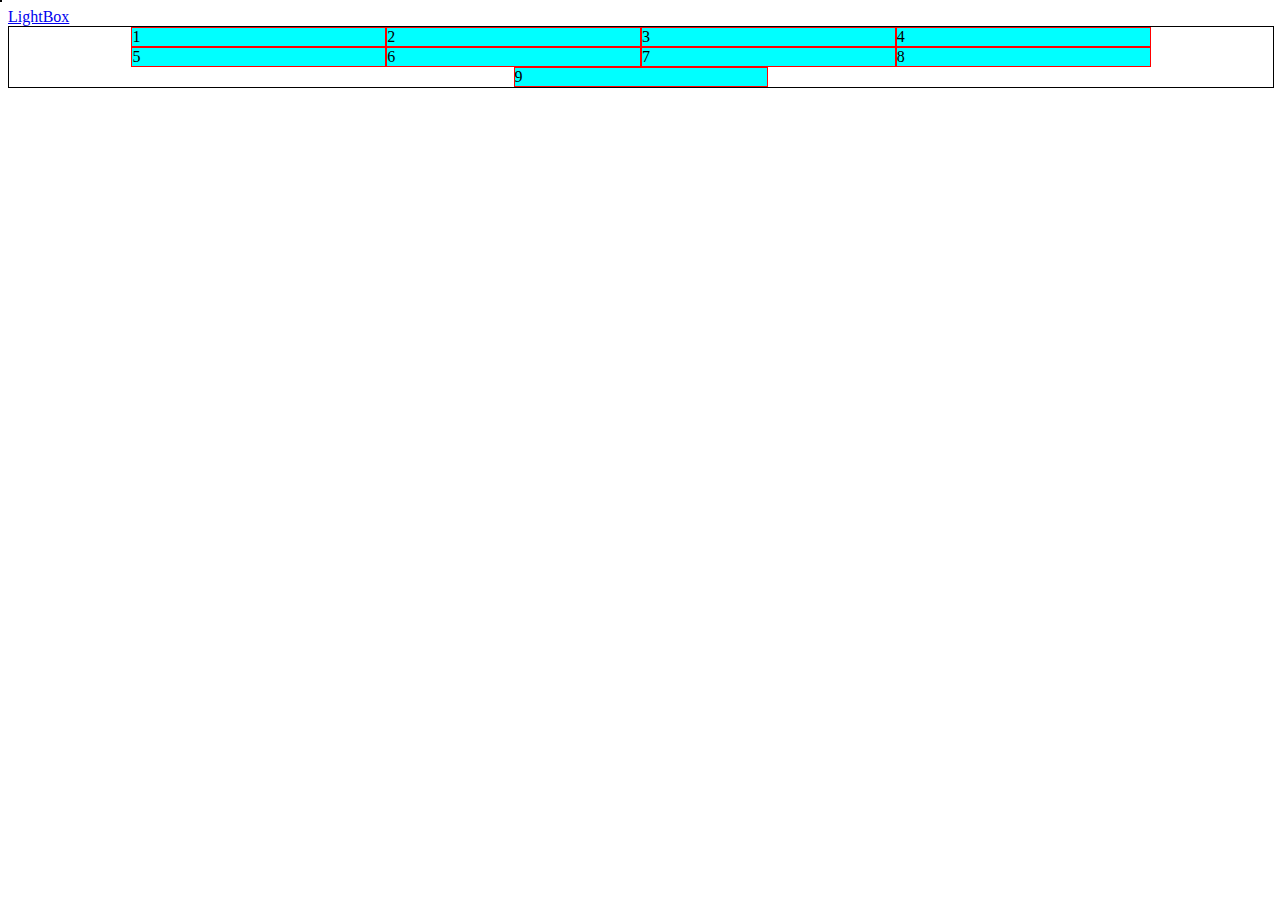
<file: lightboxAnimation/index.html>
<!DOCTYPE html>
<html lang="en">
<head>
    <meta charset="UTF-8">
    <meta name="viewport" content="width=device-width, initial-scale=1.0">
    <link rel="stylesheet" href="index.css">
    <title>Document</title>
</head>
<body>
    <a href="#lgtbox">LightBox</a>

    <div id="lgtbox">
        <a href="#">X</a>
        <p style="font-size: large;">hey i'm Here</p>
    </div>

    <div class="parent">
        <div class="child">1</div>
        <div class="child">2</div>
        <div class="child">3</div>
        <div class="child">4</div>
        <div class="child">5</div>
        <div class="child">6</div>
        <div class="child">7</div>
        <div class="child">8</div>
        <div class="child">9</div>
    </div>
</body>
</html>
</file>
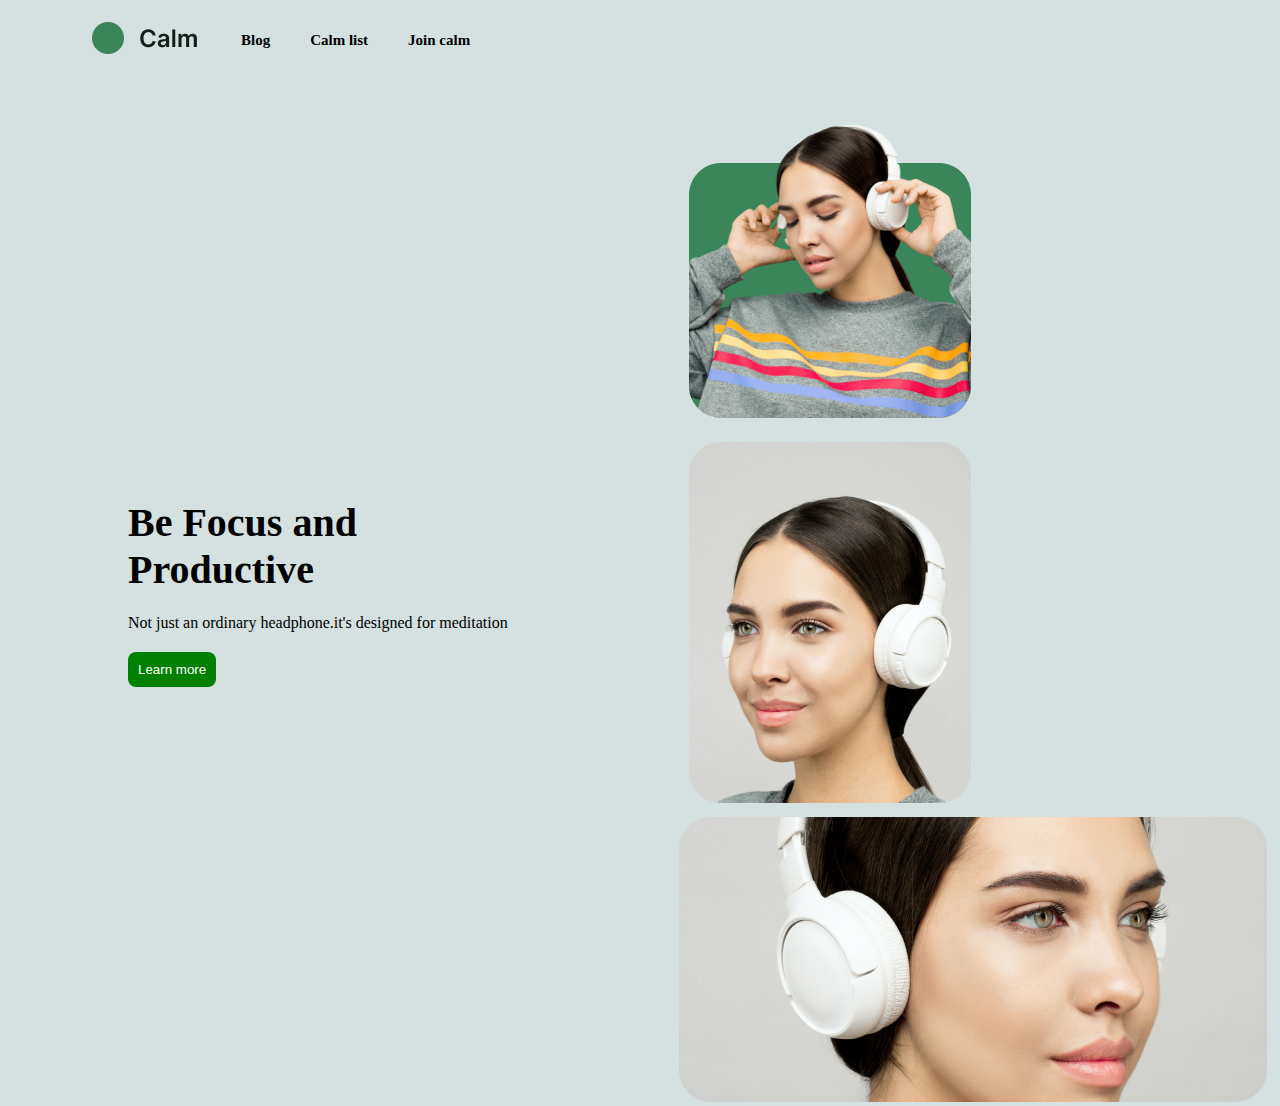
<file: project 1/index.html>
<!DOCTYPE html>
<html lang="en">
<head>
    <meta charset="UTF-8">
    <meta http-equiv="X-UA-Compatible" content="IE=edge">
    <meta name="viewport" content="width=device-width, initial-scale=1.0">
    <link rel="stylesheet" href="style.css">
    <title>Document</title>
</head>
<body>
    <nav>
        <ul>
            <li> <img src="images/logo.png" alt="image"   > </li>
            <li>Blog</li>
            <li>Calm list</li>
            <li>Join calm</li>
        </ul>
    </nav>

    <main>
        <div class="leftsection">
            <h1>Be Focus and Productive</h1>
            <p>Not just an ordinary headphone.it's designed for meditation</p>
            <button>Learn more</button>
        </div>

        <div class="rightsection">
            <div class="upperimg">
                <img src="images/img1.png" alt="" srcset="">
                <img src="images/img2.png" alt="" srcset="">
            </div>
            <div class="lowerimg"><img src="images/img3.png" alt="" srcset=""></div>
            
            
        </div>
    </main>
</body>
</html>
</file>
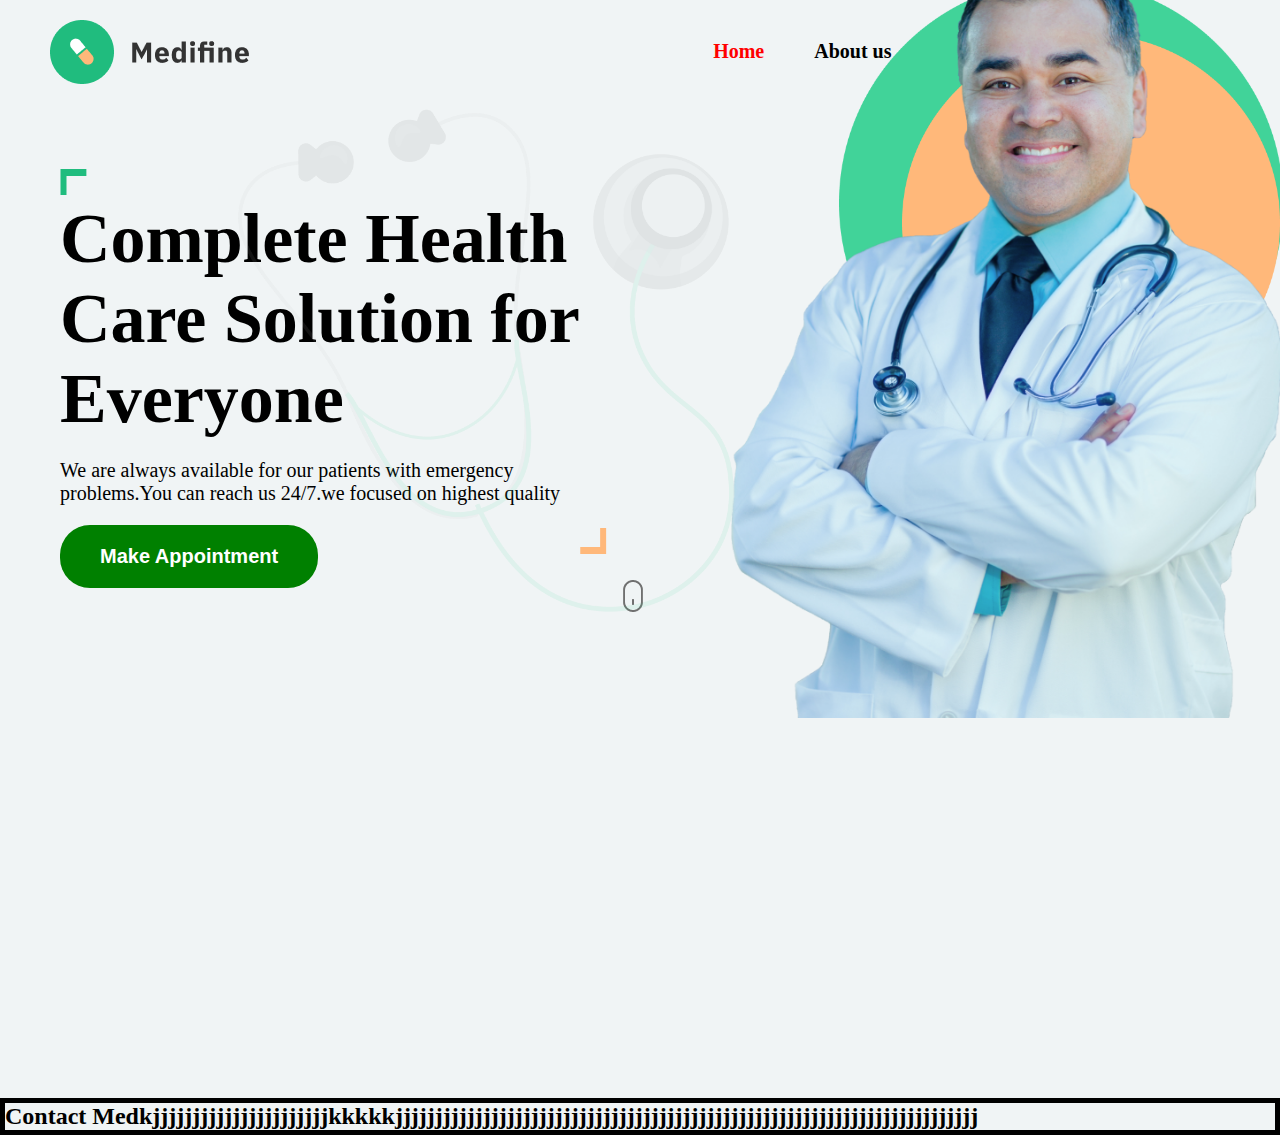
<file: project 2/index.html>
<!DOCTYPE html>
<html lang="en">
<head>
    <meta charset="UTF-8">
    <meta http-equiv="X-UA-Compatible" content="IE=edge">
    <meta name="viewport" content="width=device-width, initial-scale=1.0">
    <link rel="stylesheet" href="style.css">
    <title>Document</title>
</head>
<body>
    <nav>
        <div class="logo"><img src="images/logo.png" alt="img" srcset=""></div>
        
        <ul>
            <li style="color:red;">Home</li>
            <li>About us</li>
            <li>Our services</li>
            <li>Contact us</li>
        </ul>
    </nav>
    <main>
         <div class="left">
             <img src="images/topAngle.png" alt="">
             <h1>Complete Health Care Solution for Everyone</h1>
             <p>We are always available for our patients with emergency problems.You can reach us 24/7.we focused on highest quality</p>
             <button>Make Appointment</button>
             <img class="btmangle" src="images/bottomAngle.png" alt="">
             <img class="mouse" src="images/mouse.png" alt="">
             <img class="stetho" src="images/stethoscope.png" alt="">
         </div>

         <div class="right">
             <img class="green" src="images/greenBox.png" alt="">
             <img class="yellow" src="images/yellowBox.png" alt="">
             <img class="doctor"src="images/doctor.png" alt="">

         </div>
          
         

    </main>
    <div class="contact">
        <h2>Contact Medkjjjjjjjjjjjjjjjjjjjjjjkkkkkjjjjjjjjjjjjjjjjjjjjjjjjjjjjjjjjjjjjjjjjjjjjjjjjjjjjjjjjjjjjjjjjjjjjjjjjj</h2>
    </div>
    
    
</body>
</html>
</file>
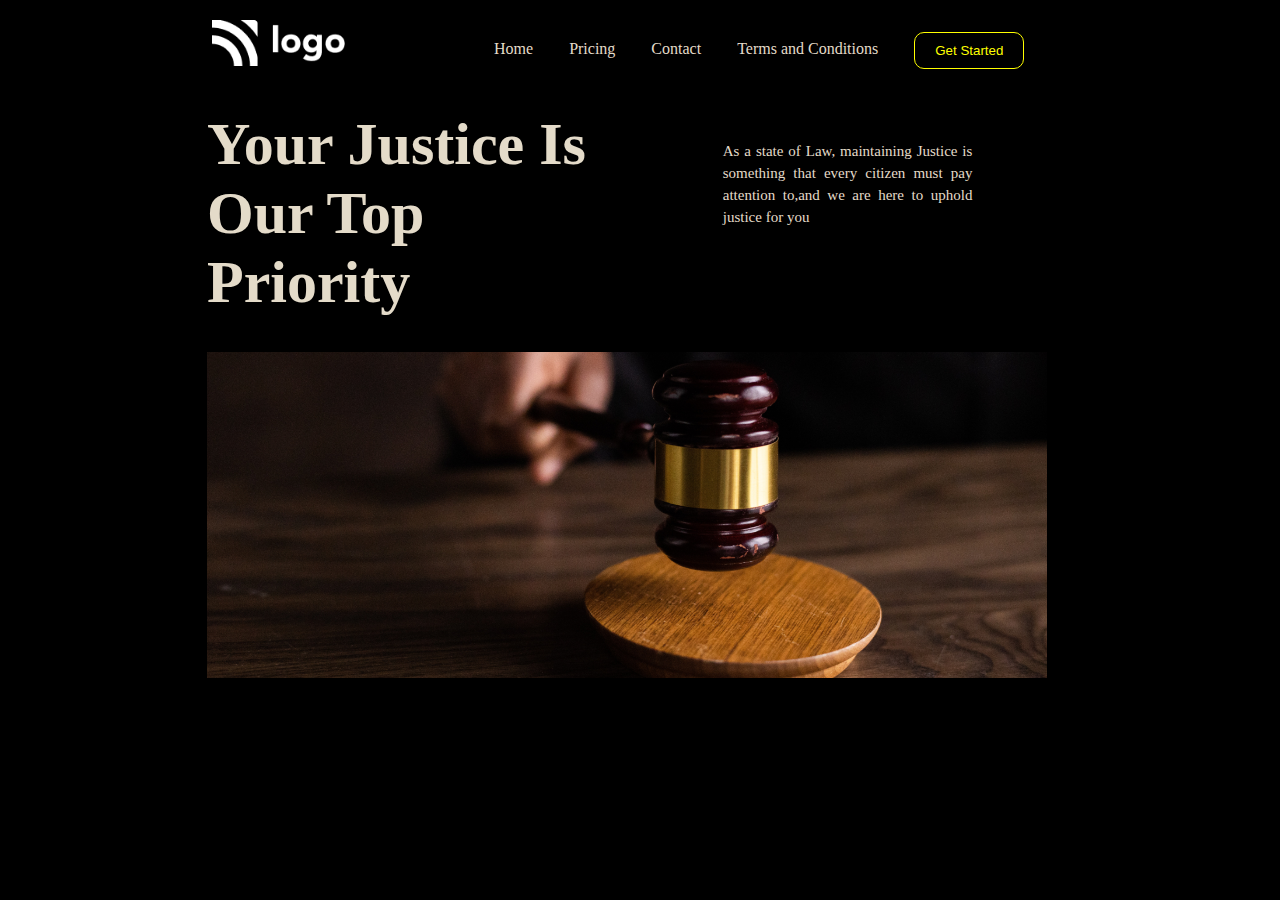
<file: project 3/index.html>
<!DOCTYPE html>
<html lang="en">
<head>
    <meta charset="UTF-8">
    <meta http-equiv="X-UA-Compatible" content="IE=edge">
    <meta name="viewport" content="width=device-width, initial-scale=1.0">
    <link rel="stylesheet" href="style.css">
    <title>Document</title>
</head>
<body>
    <div class="main">
          <nav>
              <div class="logo"> <img src="assets/white-logo.png" alt=""></div>
             
              <ul>
                <li>Home</li>
                <li>Pricing</li>
                <li>Contact</li>
                <li>Terms and Conditions</li>
                <li><button>Get Started</button></li>
              </ul>
          </nav>


          <div class="content">
            <div class="left">
                <h1>Your Justice Is Our Top Priority</h1>
            </div>

            <div class="right">
                <p>As a state of Law, maintaining Justice is something that every citizen must pay attention to,and we are here to uphold justice for you</p>
            </div>
          </div>

          <div class="image">
            <img src="assets/banner.png" alt="">
          </div>
    </div>
    
</body>
</html>
</file>
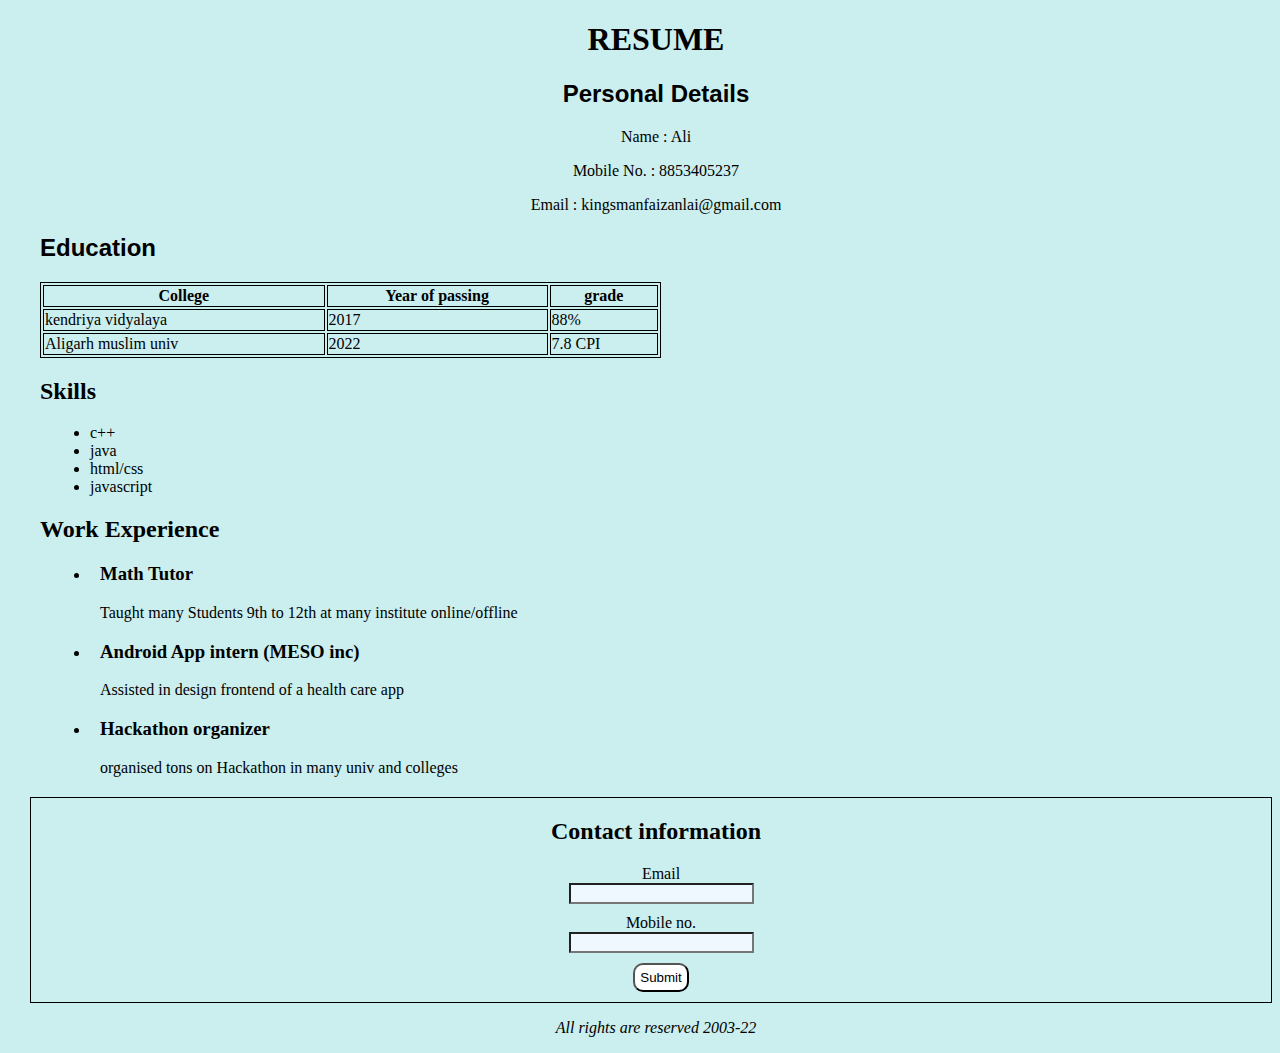
<file: test-1/index.html>
<!DOCTYPE html>
<html lang="en">
<head>
    <meta charset="UTF-8">
    <meta name="viewport" content="width=device-width, initial-scale=1.0">
    <title>Document</title>
</head>
<style>
    table, th, td {
        margin-right: auto;
      border:1px solid black;
    }
    *{
        background-color: rgb(203, 238, 238);
        margin-left: 10px;
        /* background-image: linear-gradient(to bottom right, red, yellow); */
    }
    </style>
<body>
    <header style="text-align: center;">
        <h1 style="font-weight: 900;" >RESUME</h1>
         <h2 style="font-family: 'Gill Sans', 'Gill Sans MT', Calibri, 'Trebuchet MS', sans-serif;">Personal Details</h2>
         <p>Name : Ali</p>
         <p>Mobile No. : 8853405237</p>
         <p>Email : kingsmanfaizanlai@gmail.com</p>

    </header>
     
    <div >
        <h2 style="font-family: 'Gill Sans', 'Gill Sans MT', Calibri, 'Trebuchet MS', sans-serif;">Education</h2> 
        <table style="width: 50%;">
            <tr>
              <th>College</th>
              <th>Year of passing</th>
              <th>grade</th>
            </tr>
            <tr>
              <td>kendriya vidyalaya</td>
              <td>2017</td>
              <td>88%</td>
            </tr>
            <tr>
              <td>Aligarh muslim univ</td>
              <td>2022</td>
              <td>7.8 CPI</td>
            </tr>
          </table>
    </div>

 

    <div >
        <h2>Skills</h2>
        <ul>
            <li>c++</li>
            <li>java</li>
            <li>html/css</li>
            <li>javascript</li>
        </ul>

    </div>

    <div >
        <h2>Work Experience</h2>
        <ul>
            <li>
                <h3>Math Tutor</h3>
                <p>Taught many Students 9th to 12th at many institute online/offline</p>
            </li>
            <li>
                <h3>Android App intern (MESO inc)</h3>
                <p>Assisted in design frontend of a health care app </p>
            </li>
            <li>
                <h3>Hackathon organizer</h3>
                <p>organised tons on Hackathon in many univ and colleges</p>
            </li>
            
        </ul>

    </div>


    <div style="border: 1px solid black; text-align: center; margin-top: 20px; ">
        <h2>Contact information</h2>
        <form action="">
            <label for="">Email</label><br>
            <input style=" margin-bottom: 10px; background-color: aliceblue;" type="text"><br>
            <label for="">Mobile no.</label><br>
            <input style="background-color: aliceblue;" type="number"><br>
            <button style="margin-top: 10px;margin-bottom: 10px; padding: 5px; border-radius: 10px; background-color: white;">Submit</button>
        </form>
    </div>

    <footer style="text-align: center;">
        <p style="font-style: italic;">All rights are reserved 2003-22<p>
    </footer>
    
</body>
</html>
</file>
<file: blur bckgrd img/index.css>
/* 

body, html {
    margin: 0;
    padding: 0;
    height: 100%;
    font-family: Arial, sans-serif;
}

.background {
    position: relative;
    width: 100%;
    height: 100%;
    display: flex;
    justify-content: center;
    align-items: center;
    overflow: hidden; 
}

.background::before {
    content: '';
    position: absolute;
    
    width: 100%;
    height: 100%;
    background: url('../image/Is-an-Apple-Mac-Laptop-Good-for-Learning-Programming.jpg') no-repeat center center/cover;
    filter: blur(5px);
    z-index: -1; 
}

.content {
   
    color: rgb(0, 0, 0);
    text-align: center;
    z-index: 2; 
} */

body, html {
    margin: 0;
    padding: 0;
    height: 100%;
    font-family: Arial, sans-serif;
}
.background {
    position: relative;
    width: 100%;
    height: 100%;
    background: url('../image/Is-an-Apple-Mac-Laptop-Good-for-Learning-Programming.jpg') no-repeat center center/cover;
    filter: blur(5px);
    display: flex;
    justify-content: center;
    align-items: center;
}

.content {
    position: absolute;
    top: 50%;
    left: 50%;
    transform: translate(-50%,-50%);
    color: white;
    background: rgba(0, 0, 0,0.2);
    text-align: center;
    z-index: 1;
}
</file>
<file: credit card landing page/style.css>
* {
	margin: 0;
	padding: 0;
	box-sizing: border-box;
}

.upper {
	background-color: black;
	color: white;
}
nav {
	display: flex;
	justify-content: space-between;
}
.midlist {
	display: flex;
	justify-content: space-around;
}
.midlist li {
	list-style: none;
	padding: 10px;
	margin: 10px;
	margin-right: 10px;
}
.logo {
	margin-left: 10%;
}
.lastlist {
	display: flex;
}
.lastlist li {
	list-style: none;
	padding: 10px;
	margin: 10px;
	margin-right: 10px;
}
.start_content {
	position: relative;
	height: 700px;
	overflow: hidden;
}
.start_content h1 {
	margin: 50px;

	font-size: 80px;
	font-weight: 600;
}
.start_content p {
	margin: 50px;
	font-size: 20px;
	line-height: 30px;
	font-weight: 500;
}
.start_content .black {
	width: 60%;
	position: absolute;
	top: -100px;
	right: 0;
	/* z-index: 0; */
	/* opacity: 0.3; */
}
.start_content .front {
	width: 60%;
	position: absolute;
	top: -30px;
	right: -190px;
	/* opacity: 1; */
}

.getstart .img {
	position: relative;
	left: 30px;
	top: 8px;
}
.number div {
	display: inline;
	font-size: 20px;
	font-weight: 600;
}
.gray {
	background-color: gray;
}
.gray ul {
	display: flex;
	height: 200px;
	justify-content: space-around;
	align-items: center;
}
.gray ul li {
	list-style: none;
	padding: 10px;
}
.payment {
	display: flex;
	justify-content: center;

	height: 100vh;
}
.payment .right {
	width: 50%;
	height: fit-content;
	/* border: 2px solid red; */
	padding-top: 30px;
	font-size: 80px;
	margin-right: 40px;
	margin-left: 20px;
}
.payment .left {
	padding-top: 100px;
	width: 50%;
	/* border: 2px solid red; */
	font-size: 20px;
	margin-right: 40px;
	margin-left: 20px;
	height: fit-content;
}
.box {
	display: flex;
	justify-content: space-around;
	margin-top: -100px;
	/* border: 2px solid red; */
}
.box div {
	width: 25%;
	height: 50vh;
	/* border: 2px solid red; */
	background-color: gray;
	opacity: 0.6;
	/* padding-left: 100px;
	padding-top: 50px; */
	padding: 50px 50px;
	margin-bottom: 50px;
}
.box div h3 {
	font-size: 30px;
}
.up {
	position: relative;
	margin-top: -50px;
}
.whitepart {
	padding-top: 50px;
	height: fit-content;
	background-color: white;
	color: black;
	/* position: relative;
	border: 2px solid red; */
}
.whitepart h1,
p {
	text-align: center;
}
.whitepart h1 {
	font-size: 60px;
}
.whitepart p {
	margin-top: 20px;
	font-size: 20px;
}
.whitepart .vcard {
	/* position: absolute; */
	position: relative;
	left: 20%;
	width: 60%;
	top: -30px;
}
.customers {
	height: fit-content;
}
.customers h1,
p {
	text-align: center;
}
.customers h1 {
	font-size: 60px;
}
.customers p {
	margin-top: 30px;
	font-size: 20px;
}
.gridcontainer {
	display: grid;
	grid-template-columns: auto auto;
	justify-content: center;
	gap: 50px;
	margin-top: 10%;
}
.griditem {
	background-color: rgba(70, 49, 49, 0.8);
	border: 1px solid rgba(0, 0, 0, 0.8);
	padding: 20px;
	font-size: 30px;
	max-width: 500px;
}
.griditem img {
	margin-right: 250px;
}

.rectangle {
	width: 100%;
	height: 400px;
}
.recbottom {
	position: relative;
	bottom: 300px;
}
.rectop {
	position: relative;
	top: 100px;
}
.dialeft,
.diaright {
	position: relative;
	height: 500px;
	bottom: 700px;
}
.dialeft {
	left: 800px;
}
.diaright {
	right: 500px;
}
.textform {
	position: absolute;
	top: 4000px;
	left: 20%;
}
.lowerdown {
	display: flex;
	/* border: 2px solid red; */
	justify-content: space-between;
	/* justify-content: center; */
}
.lowerdown ul {
	display: flex;
	justify-content: center;
	align-items: center;
	margin-right: 400px;
}
.lowerdown ul li {
	list-style: none;
	margin-right: 50px;
}
.lowerdown img {
	margin-right: 100px;
}
.lowerdown {
	position: relative;
	bottom: 500px;
}
</file>
<file: gaming landing page/style.css>
* {
	margin: 0;
	padding: 0;
	box-sizing: border-box;
}
main {
	display: flex;
	flex-direction: column;
	/* border: 2px solid black; */
}
section {
	/* border: 2px solid red; */
	position: relative;
}
section .headerimage {
	background-image: url(Assets/Photos/futuristic-bg.png);
	background-size: contain;
	background-repeat: no-repeat;
	height: 875px;
	width: 100%;
	position: relative;
	top: -100px;
}
.blure {
	width: 100%;
	display: inline-block;
	/* border: 5px solid purple; */
	background: rgb(0, 0, 0);
	background: rgba(0, 0, 0, 0.7);
	color: rgb(255, 255, 255);
	position: relative;
	height: 670px;
	top: 80px;
	padding: 100px 0px;
}
.top {
	display: flex;
	justify-content: space-around;
	/* border: 2px solid white; */
	position: absolute;
	width: 100%;
	top: 120px;
	color: white;
}
.top .left,
.top .right {
	/* border: 2px solid greenyellow; */
}
.top .right {
	display: flex;
	justify-content: space-between;
	margin-right: 30px;
}
.top .right .logo {
	/* border: 2px solid rgb(146, 48, 48); */
	margin-right: 80px;
	/* padding-right: 50px; */
}
.top .right .navlink {
	/* border: 2px solid rgb(153, 46, 46); */
	margin-right: 70px;
}
.top .right .navlink ul {
	display: flex;
	justify-content: center;
}
.top .right .navlink ul li {
	list-style: none;
	padding: 20px 10px;
	margin: 0 10px;
}
.top .left button {
	padding: 10px 25px;
	margin-top: 10px;
	color: white;
}
.bottom {
	display: flex;
	justify-content: center;
	position: absolute;
	top: 200px;
	/* border: 2px solid white; */
	/* left: 20%; */
}
.bottom .leftbottom,
.bottom .rightbottom {
	/* border: 2px solid greenyellow; */
	position: relative;

	margin-left: 100px;
	margin-top: 100px;
	margin-right: 100px;
}
.bottom .rightbottom {
	/* margin-right: -1200px; */
	padding-left: 100px;
}
.imagecontainer {
	display: flex;
	justify-content: center;
	/* border: 2px solid greenyellow; */
	margin: 40px 0;
}
.imagecontainer .big {
	margin-left: 20px;
}
.imagecontainer .big1 {
	/* border: 2px solid red; */
	position: relative;
	background-image: url(Assets/Photos/image\ 2.png);
	background-repeat: no-repeat;
	/* padding: 50px; */
	width: 240px;
	height: 300px;
	background-size: cover;
	background-position-x: 76%;
	position: relative;
	color: white;
	/* right: 100px; */
}
.imagecontainer .big .imageinfo {
	/* border: 2px solid rgb(62, 46, 163); */
	position: absolute;
	width: 100%;
	bottom: 0;
	padding: 10px;
	backdrop-filter: blur(10px) saturate(70%);
}
/* .imagecontainer .big .blur {
	border: 2px solid rgb(26, 31, 27);
	position: absolute;
	width: 100%;
	bottom: 1px;
	padding: 45px 0;
	filter: blur(8px);
	background-image: url(Assets/Photos/image\ 2.png);
	background-size: cover;
	background: rgb(18, 14, 14); 
	background: rgba(45, 32, 32, 0.9);
	color: #f1f1f1;
} */

.imagecontainer .big .imageinfo button {
	float: right;
	padding: 10px 20px;
	background-color: red;
	color: white;
	border: none;
}
.imagecontainer .big .imageinfo h5 {
	margin: 10px 0;
}
.imagecontainer .big2 {
	/* border: 2px solid red; */
	position: relative;
	background-image: url(Assets/Photos/image\ 4.png);
	background-repeat: no-repeat;
	/* padding: 50px; */
	width: 240px;
	height: 300px;
	background-size: cover;
	background-position-x: 50%;
	position: relative;
	color: white;
	/* right: 100px; */
}
.imagecontainer .big3 {
	/* border: 2px solid red; */
	position: relative;
	background-image: url(Assets/Photos/image\ 3.png);
	background-repeat: no-repeat;
	/* padding: 50px; */
	width: 240px;
	height: 300px;
	background-size: cover;
	background-position-x: 50%;
	position: relative;
	color: white;
	/* right: 100px; */
}
.imagecontainer .big4 {
	/* border: 2px solid red; */
	position: relative;
	background-image: url(Assets/Photos/Rectangle\ 56.png);
	background-repeat: no-repeat;
	/* padding: 50px; */
	width: 240px;
	height: 300px;
	background-size: cover;
	background-position-x: 50%;
	position: relative;
	color: white;
	/* right: 100px; */
}
.imagetext {
	display: flex;
	justify-content: center;
	/* border: 2px solid greenyellow; */
	margin-top: 150px;
}
.imagetext .leftimage {
	width: 35%;
	/* border: 2px solid red; */
	background-image: url(Assets/Photos/Rectangle\ 57.png);
	background-size: cover;
	background-repeat: no-repeat;
	height: 350px;
	background-position-x: 50%;
	margin-left: 50px;
}
.imagetext .righttext {
	width: 40%;
	/* border: 2px solid red; */
	margin-left: 60px;
	margin-top: 20px;
	padding-left: 20px;
}
.recommend {
	display: flex;
	justify-content: space-between;
	/* border: 2px solid red; */
	margin-top: 150px;
}
.recommend div {
	/* border: 2px solid blue; */
}
.recommend .rightside {
	display: flex;
	justify-content: center;
	margin-right: 100px;
}
.block {
	margin: 15px 0;
	margin-left: 10px;
}
.four {
	display: flex;
	flex-wrap: wrap;
	justify-content: center;
	align-self: center;
	/* border: 2px solid blue; */
	margin-bottom: 100px;
}
.four .majordiv {
	width: 50%;
	/* border: 2px solid yellow; */
	display: flex;
	justify-content: center;
	margin-top: 100px;
	/* background-image: url(Assets/Photos/Rectangle\ 75.png); */
}
/* .limg {
	background-image: url(Assets/Photos/Rectangle\ 57.png);
	height: 300px;
	background-color: brown;
} */
.four .majordiv .imgl {
	background-image: url(Assets/Photos/Rectangle\ 75.png);
	height: 270px;
	width: 250px;
	background-size: contain;
	background-repeat: no-repeat;
	/* border: 2px solid orangered; */
}
.four .majordiv .img2 {
	background-image: url(Assets/Photos/Rectangle\ 76.png);
	height: 270px;
	width: 250px;
	background-size: contain;
	background-repeat: no-repeat;
}
.four .majordiv .img3 {
	background-image: url(Assets/Photos/Rectangle\ 77.png);
	height: 270px;
	width: 250px;
	background-size: contain;
	background-repeat: no-repeat;
}
.four .majordiv .img4 {
	background-image: url(Assets/Photos/Rectangle\ 78.png);
	height: 270px;
	width: 250px;
	background-size: contain;
	background-repeat: no-repeat;
}
.floating {
	position: relative;
	/* border: 2px solid mediumblue; */
	margin-bottom: 100px;
}
.ab {
	/* border: 2px solid red; */
}
.lefty {
	background-image: url(Assets/Photos/Rectangle\ 17.png);
	background-size: contain;
	background-repeat: no repeat;
	width: 350px;
	height: 400px;
	position: absolute;
	top: 50px;
	left: 55px;
}
.middle {
	background-image: url(Assets/Photos/Rectangle\ 18.png);
	background-size: contain;
	background-repeat: no-repeat;
	width: 300px;
	height: 400px;
	position: relative;
	top: 235px;
	left: 35%;
}
.righty {
	background-image: url(Assets/Photos/Rectangle\ 90.png);
	background-size: contain;
	background-repeat: no-repeat;
	width: 300px;
	height: 250px;
	position: relative;
	left: 62%;
	bottom: 12px;
}
.lorem {
	position: absolute;
	/* border: 2px solid greenyellow; */
	left: 35%;
	top: 90px;
}
.invisible {
	position: absolute;
	top: 190px;
	left: 29%;
}
.hori {
	background-image: url(Assets/Photos/Rectangle\ 606.png);
	background-repeat: no-repeat;
	background-size: cover;
	width: 100%;
	height: 500px;
	position: relative;
}
.hori .texthori {
	position: absolute;
	top: 50%;
	left: 50%;
	transform: translate(-50%, -50%);
	background: rgb(0, 0, 0); /* Fallback color */
	background: rgba(0, 0, 0, 0.7); /* Black background with 0.5 opacity */
	color: rgb(255, 255, 255);
	width: 100%;
	/* height: 100%; */
	padding: 136px 0;
}
.hori .texthori button {
	margin-left: 650px;
}
.secbottom {
	background-color: rgb(0, 0, 7);
	display: flex;
	justify-content: space-around;
	align-items: baseline;
	/* border: 2px solid yellow; */
}
.secbottom div {
	/* border: 2px solid purple; */
	margin-bottom: 40px;

	/* margin-left: 30px; */
}
.secbottom div ul li {
	list-style: none;
	padding: 10px;
}
.secbottom div h3 {
	margin: 20px 0;
	padding: 10px;
}
.logobtm {
	padding-top: 20px;
	position: relative;
	top: 35px;
}
</file>
<file: hosting site/style.css>
* {
	margin: 0;
	padding: 0;
	box-sizing: border-box;
}
main {
	display: flex;
	flex-direction: column;
	/* border: 2px solid red; */
	overflow: hidden;
}
section {
	/* border: 2px solid black; */
	color: aliceblue;
}
section:nth-last-child(2n) {
	background-color: white;
	color: black;
}
section:nth-last-child(2n + 1) {
	background-color: black;
}
nav {
	display: flex;
	justify-content: space-between;
	/* border: 2px solid white; */
	margin-top: 10px;
}
nav ul {
	display: flex;
	justify-content: center;
	align-items: center;
}
nav ul li {
	list-style: none;
	padding: 5px;
	margin-right: 20px;
}
button {
	/* height: 20px; */
	margin-right: 80px;
	margin-top: 10px;
	padding: 1px 30px;
	border: none;
	border-radius: 20px;
	color: white;
	background-color: blue;
}
img {
	margin-left: 20px;
}
.content {
	display: flex;
	justify-content: center;
	align-items: center;
	/* border: 2px solid white; */
}
.content .left,
.right {
	/* border: 2px solid white; */
	margin-right: 40px;
	margin-left: 40px;
}
.content .left h1 {
	font-size: 55px;
}
.content .left {
	width: 40%;
	margin-top: -60px;
	margin-left: 80px;
}
.content .left p {
	font-size: 20px;
	margin-top: 20px;
	line-height: 30px;
	margin-bottom: 40px;
	text-align: justify;
}
.content .left button {
	padding: 15px 30px;
	font-size: 15px;
}
.rightbtn {
	background-color: black;
	/* border: 1px solid white; */
}
.content .right {
	padding: 40px;
	margin-top: 60px;
	padding-bottom: 100px;
}
.content .right img {
	height: 50%;
	width: 90%;
}
.logobar ul {
	display: flex;
	justify-content: center;
	/* border: 2px solid red; */
}
.logobar ul li {
	list-style: none;
	padding: 40px 10px;
	margin-left: 80px;
	margin-right: 30px;
}
.logocontainer {
	display: flex;

	justify-content: center;
	/* border: 2px solid red; */
}
.logocontainer div {
	/* border: 2px solid red; */
	margin-left: 70px;
}
.logocontainer .white,
.black {
	text-align: center;
	border-radius: 10px;
	padding: 10px;
}
.logocontainer .black {
	background-color: black;
	color: white;
	position: relative;
	top: -40px;
}
.buttoncontainer {
	display: flex;
	justify-content: center;
	align-items: center;
	/* border: 2px solid red; */
}
.buttoncontainer .leftbtn,
.rightbtnnew {
	/* border: 2px solid red; */
	display: flex;
	flex-direction: column;
	padding: 10px;
}
.rightbtnnew li::before {
	content: "•";
	font-size: 20px;
	/* vertical-align: top; */
	padding-right: 7px;
}
.leftbtn div {
	border: 2px solid gray;
	border-radius: 40px;
	padding: 15px 20px;
	margin: 10px;
	font-size: 22px;
}
.rightbtnnew div {
	/* border: 2px solid green; */
	background-color: rgb(77, 69, 69);
	border-radius: 40px;
	padding: 5px 10px;
	margin: 9px;
	font-size: 18px;
}
.buttoncontainer .rightbtnnew {
	border-radius: 20px;
	background-color: black;
	color: white;
}
.arrow {
	display: flex;
	position: relative;
	bottom: 120px;
	justify-content: space-between;
}
.container {
	/* border: 2px solid white; */
	display: flex;
	justify-content: center;
	padding-bottom: 90px;
	/* height: 200px; */
}
.container div {
	/* border: 2px solid white; */
	width: 20%;
	border-radius: 20px;
	margin-left: 40px;
}
.container div ul li {
	list-style: none;
	padding: 10px;
}
.btmcontainer {
	/* border: 2px solid white; */
	display: flex;
	justify-content: center;
	border-radius: 30px;
	background-color: gray;
	margin-top: 50px;
	margin-left: 150px;
	margin-right: 150px;
}
.btmcontainer div {
	/* border: 2px solid rgb(136, 7, 7); */
	width: 50%;
	margin: 25px;

	padding: 10px;
	padding-left: 20px;
	padding-top: 15px;
	border-radius: 30px;
	background-color: rgb(95, 86, 86);
}
.addinfo {
	display: flex;
	justify-content: space-around;
	margin: 0px 80px;
}
.gap {
	margin: 5px;
	padding: 5px;
}
.extragap {
	margin-bottom: 15px;
}
.textcontainer1 {
	display: flex;
	justify-content: center;
}
.textcontainer1 div {
	/* border: 2px solid red; */
	width: 50%;
	padding: 30px;
	margin: 30px;
}
.textcontainer2 {
	display: flex;
	justify-content: center;
}
.textcontainer2 div {
	/* border: 2px solid red; */
	background-color: black;
	color: white;
	border-radius: 20px;
	width: 50%;
	padding: 30px;
	margin: 30px;
}
/* .viewpoint {
	display: flex;
	flex-direction: column;
} */
.starlist {
	position: relative;
	height: 25px;
}
.starlist img {
	position: absolute;
	top: 0;
	left: -20px;
}
.relative {
	position: relative;
	left: -20px;
}
</file>
<file: lightboxAnimation/index.css>
#lgtbox{
    height: 0;
    width: 0;
    position: fixed;
    top: 0;
    left: 0;
    border: 1px solid black;
    overflow: hidden;

    transition: all 1s ease-in-out;
}
#lgtbox:target{
    top: 200px;
    left: 200px;
    height: 100px;
    width: 100px;
    background-color: aqua;
}
.parent{
    width: 100%;
    border: 1px solid black;
    display: flex;
    flex-wrap: wrap;
    /* flex-direction: column; */
    justify-content: center;
    /* align-items: center;  */
}
.child{
    height: 20%;
    width: 20%;
    background-color: aqua;
    border: 1px solid red;
}
</file>
<file: project 1/style.css>
* {
	margin: 0;
	padding: 0;
	box-sizing: border-box;
	background-color: rgb(213, 225, 225);
}

nav ul {
	display: flex;

	align-items: center;
	margin-left: 70px;
}
nav ul li {
	font-size: 15px;
	font-weight: 560;
	margin-right: 10px;
	list-style: none;
	margin: 10px;
	padding: 10px;
}
nav ul li img {
	width: auto;
	height: auto;
}
main {
	display: flex;
	justify-content: center;
	align-items: center;
	margin-left: 10%;
}
.leftsection h1 {
	font-size: 40px;
}
.leftsection p {
	margin: 5% 0;
}
button {
	border: none;
	background-color: green;
	padding: 10px;
	color: white;
	border-radius: 8px;
}

/* .leftsection,
.rightsection {
	 border: 2px solid black;
	margin: 40px; 
} */

.leftsection {
	width: 40%;
	margin-right: 150px;
	/* padding: 40px;
	padding-left: 6%;
	margin-bottom: 150px;
	margin-right: 150px; */
}
.rightsection {
	width: 60%;
}
.rightsection .upperimg img {
	display: inline-block;
	margin: 10px;
}
</file>
<file: project 2/style.css>
* {
	margin: 0;
	padding: 0;
	box-sizing: border-box;
}
body {
	background-color: #f0f4f5;
	overflow: hidden;
}
nav {
	margin-top: 10px;
	/* border: 2px solid black; */
	display: flex;
	justify-content: space-between;
}
nav img {
	margin-left: 40px;
}
.logo {
	padding: 10px;
}
nav ul {
	display: flex;
	/* border: 2px solid red; */
	margin-right: 50px;
}
nav ul li {
	list-style: none;
	/* border: 2px solid red; */
	margin-right: 30px;
	margin-top: 10px;
	font-size: 20px;
	padding: 20px 10px;
	font-weight: 700;
}

/* main section */

main {
	display: flex;
	justify-content: center;
	align-items: center;
	/* border: 2px solid black; */
	height: 1000px;
}
.left,
.right {
	position: relative;
	width: 50%;

	/* border: 2px solid black; */
}
.right {
	height: 100vh;
	position: relative;
	top: -15%;
}
.left {
	padding: 40px;
	top: -22%;
	margin-left: 20px;
}
.left h1 {
	font-weight: 800;
	font-size: 70px;
}
.left p {
	font-size: 20px;
	margin-top: 20px;
}
button {
	font-size: 20px;
	margin-top: 20px;
	padding: 20px 40px;
	font-weight: 600;
	border: none;
	border-radius: 30px;
	background-color: green;
	color: white;
}
.btmangle {
	position: absolute;
	right: 7%;
	top: 80%;
}
.mouse {
	position: absolute;
	right: 0%;
	top: 90%;
}
.stetho {
	position: absolute;
	left: 30%;
	top: -10%;
	width: 90%;
}
.green {
	position: absolute;
	width: 70%;
	right: 0%;
	top: -2%;
}
.yellow {
	position: absolute;
	width: 60%;
	right: 0%;
	top: 4%;
}
.doctor {
	position: absolute;
	height: 90%;
	right: 0%;
	top: -10%;
}
.contact{
	border: 5px solid black;
}
</file>
<file: project 3/style.css>
* {
	margin: 0;
	padding: 0;
	box-sizing: border-box;
}
body {
	background-color: black;
	color: rgb(228, 219, 201);
}
.main {
	/* border: 2px solid white; */
	height: 100vh;
	width: 68%;
	margin-left: 15%;
}

/* nav bar */
nav {
	display: flex;
	justify-content: space-between;
	align-items: center;
	margin-right: 10px;
}

ul {
	display: flex;
}
ul li {
	list-style: none;
	margin-right: 20px;
	margin-top: 20px;
	padding: 8px;
}
ul li button {
	color: yellow;
	border: 1px solid yellow;
	background-color: black;
	padding: 10px 20px;
	margin-top: -8px;
	border-radius: 10px;
}
.logo {
	padding: 20px;
}
.logo img {
	width: 80%;
	height: 80%;
}
.content {
	display: flex;
	margin-top: 20px;
}
.left,
.right {
	width: 50%;
}
.left {
	margin-left: 15px;
}
.left h1 {
	font-size: 60px;
}
.right {
	font-size: 15px;
	text-align: justify;
	padding: 30px 90px;
	line-height: 22px;
}
.image {
	margin-top: 35px;
	margin-left: 15px;
	margin-right: 15px;
}
.image img {
	width: 100%;
	height: 326px;
}
</file>
